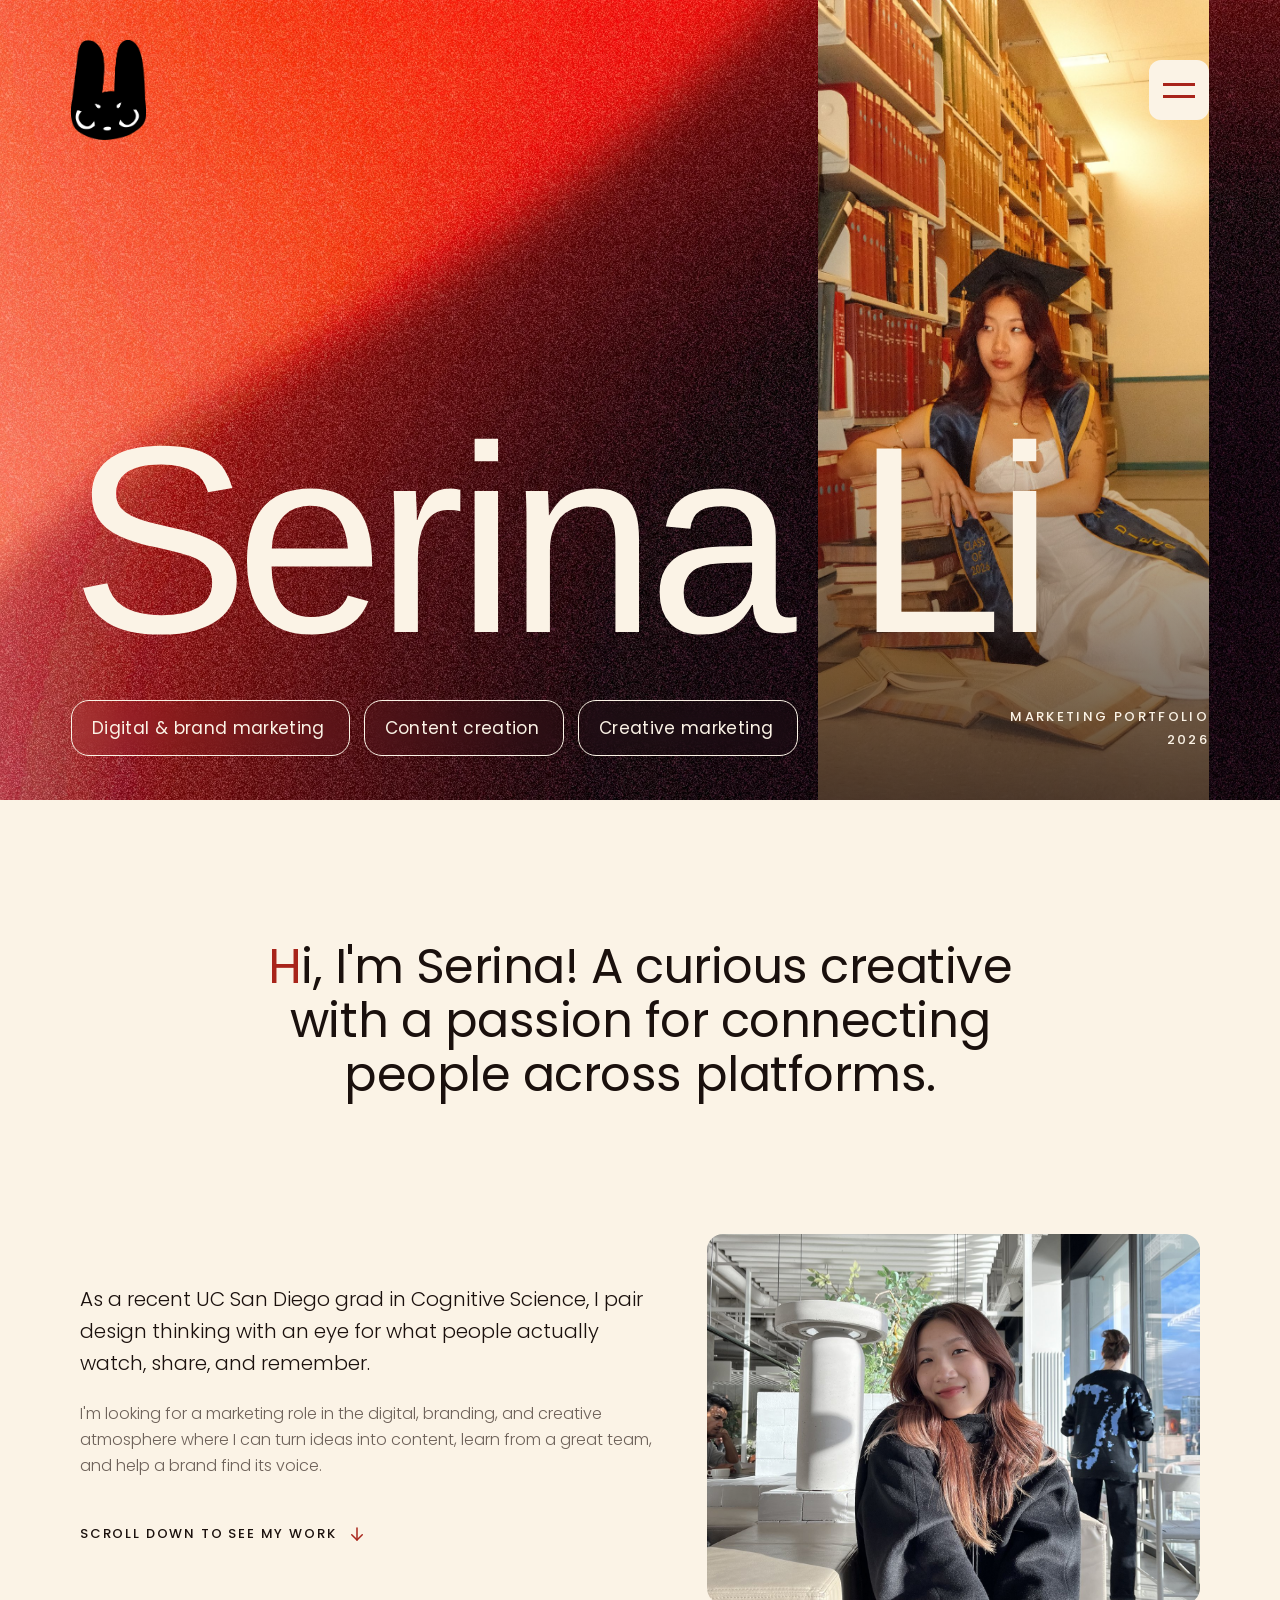
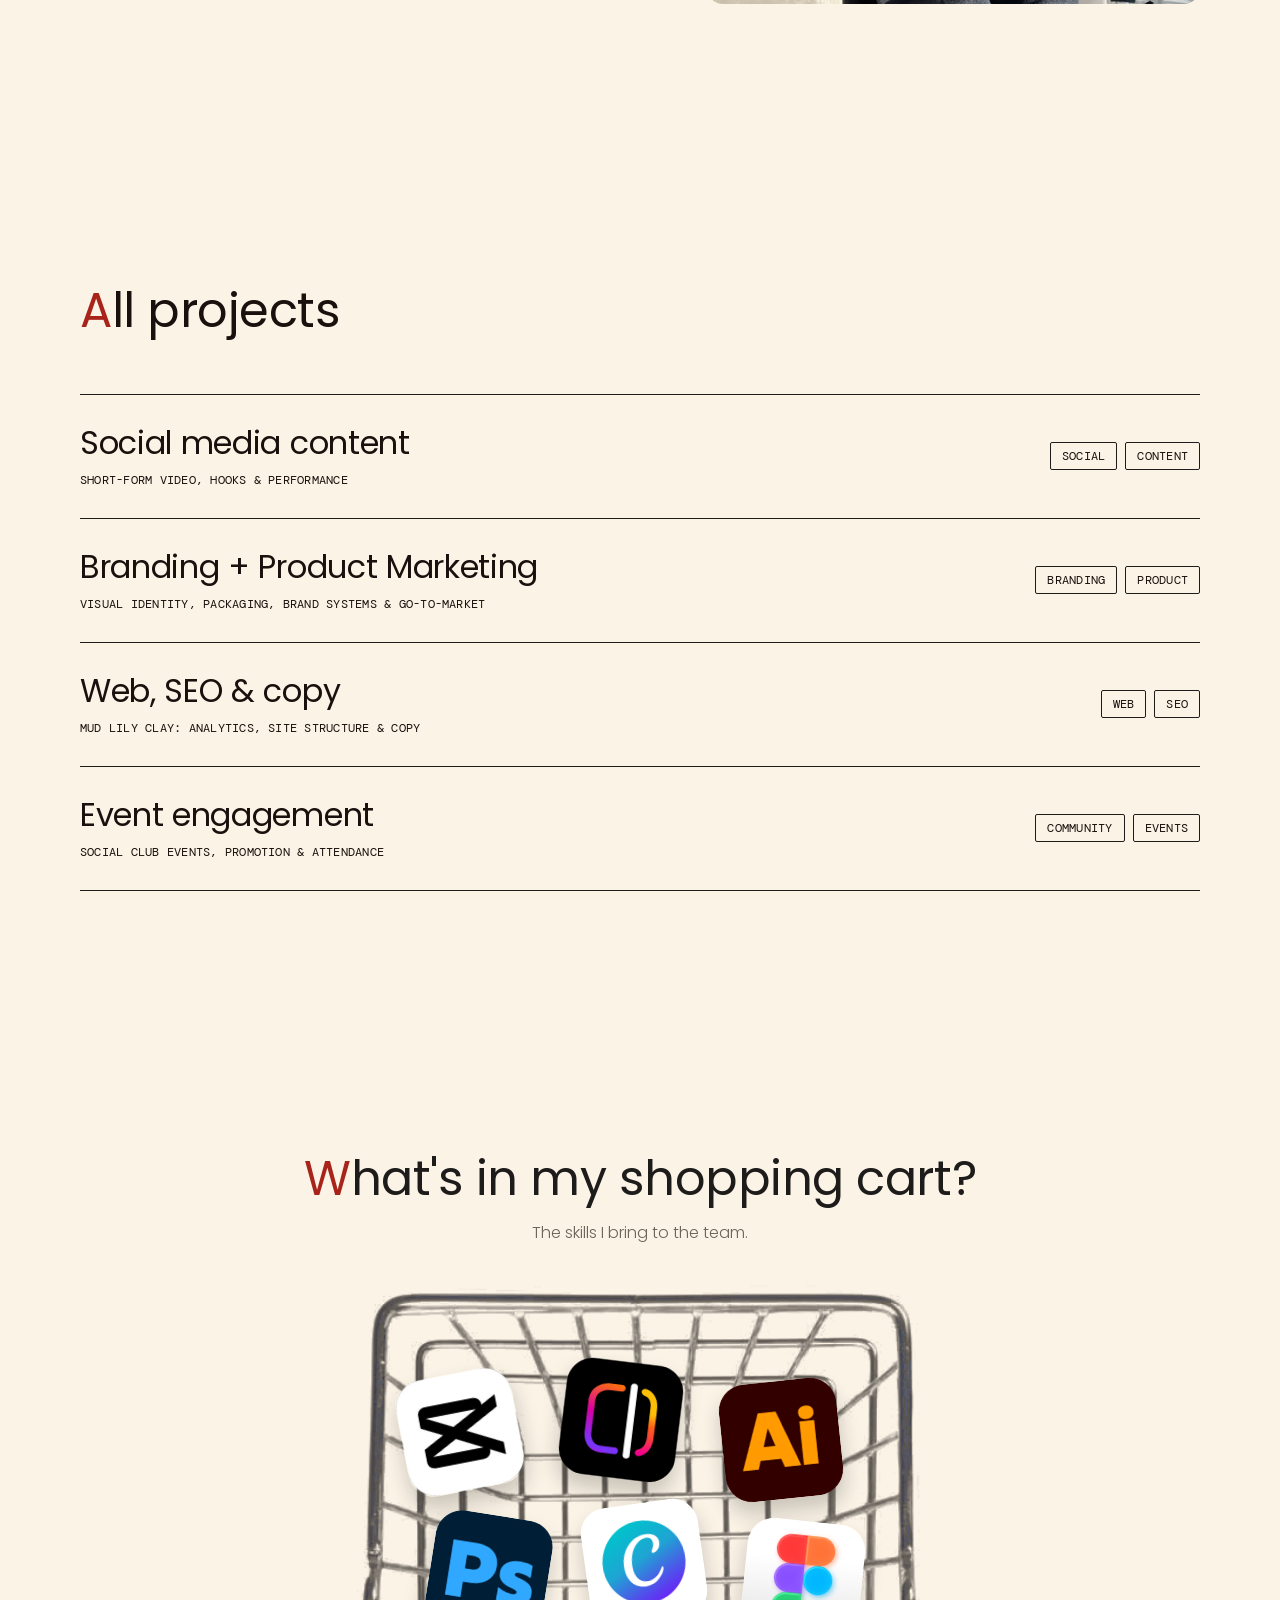
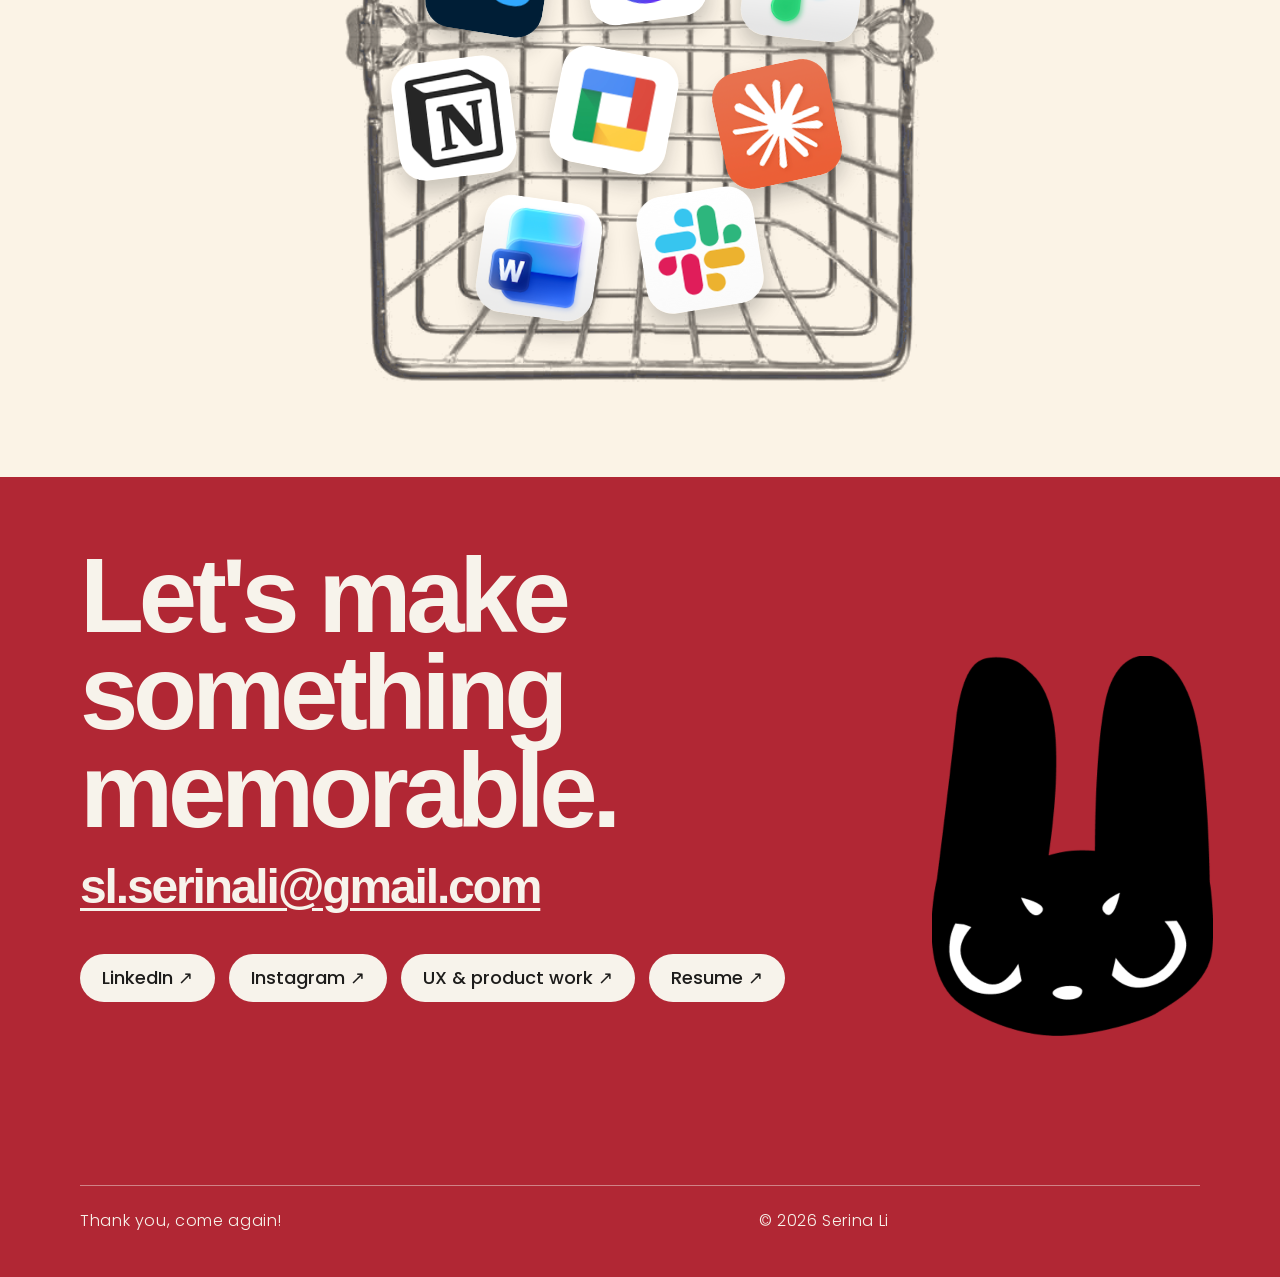
<file: index.html>
<!DOCTYPE html>

<html lang="en">
<head>
<meta charset="utf-8"/>
<meta content="width=device-width, initial-scale=1" name="viewport"/>
<title>Serina Li Portfolio</title>
<link href="assets/favicon.png" rel="icon" type="image/png"/>
<link href="https://fonts.googleapis.com/css2?family=Poppins:wght@300;400;500&amp;family=DM+Mono:wght@400;500&amp;display=swap" rel="stylesheet"/>
<style>
body{margin:0;background:#FDFAF5}
html{scroll-behavior:smooth}
a{color:inherit}
a.card{transition:transform .3s ease}
a.card:hover{transform:translateY(-8px)}
a.navlink:hover{background:rgba(251,243,230,.18)}
a.menulink{transition:color .15s cubic-bezier(.4,0,.2,1)}
a.menulink:hover{color:#E8574A !important}
a.menusocial{transition:color .15s cubic-bezier(.4,0,.2,1)}
a.menusocial:hover{color:#E8574A !important}
.workfill{transition:transform 0.5s cubic-bezier(0.22, 1, 0.36, 1) 0.04s}
.workfill.snap{transition:none}
@keyframes scrollbob{0%,100%{transform:translateY(-2px)}50%{transform:translateY(5px)}}
.scrollarrow{animation:scrollbob 1.4s ease-in-out infinite}
@media (prefers-reduced-motion: reduce){.scrollarrow{animation:none}}
.apptile{transform: rotate(var(--r)); transition: transform 0.8s cubic-bezier(0.34, 1.4, 0.64, 1) var(--d, 0s), opacity 0.25s ease-out var(--d, 0s);}
.cartarm .apptile{opacity: 0; transform: translateY(-420px) rotate(calc(var(--r) * 3)); transition: none;}
.cartarm.cartin .apptile{opacity: 1; transform: rotate(var(--r)); transition: transform 0.8s cubic-bezier(0.34, 1.4, 0.64, 1) var(--d, 0s), opacity 0.25s ease-out var(--d, 0s);}
@media (prefers-reduced-motion: reduce){.cartarm .apptile, .cartarm.cartin .apptile{transition: none; opacity: 1; transform: rotate(var(--r));}}
.flink{transition: color 0.3s ease;}
.flink:hover{color: #1D1C1B !important;}
.fpill{transition: background-color 0.3s ease, color 0.3s ease;}
.fpill:hover{background-color: #1D1C1B !important; color: #F7F3EB !important;}
.reveal{opacity:0;transform:translateY(36px);transition:opacity .9s cubic-bezier(.22,1,.36,1),transform .9s cubic-bezier(.22,1,.36,1)}
.reveal.revealed{opacity:1;transform:translateY(0)}
@media (prefers-reduced-motion: reduce){.reveal{transition:none;opacity:1;transform:none}}
</style>
<link rel="stylesheet" href="assets/css/responsive.css">
<script>(function(){function z(){var w=window.innerWidth;document.documentElement.style.setProperty("--z",w>1440?Math.min(w/1440,2).toFixed(4):"1");}z();window.addEventListener("resize",z);})();</script>
</head>
<body>
<div class="pg" id="top" style="width: 100%; box-sizing: border-box; display: flex; flex-direction: column; background: #FDFAF5; color: #1A100D; font-family: 'Poppins', 'Helvetica Neue', Helvetica, Arial, sans-serif; font-weight: 300;">
<!-- HERO -->
<!-- ABOUT -->
<header class="hero" style='position: relative; height: 900px; flex-shrink: 0; overflow: hidden; background: url("assets/012ee48a558e2464fd2363cdb83793f6.webp") center / cover no-repeat; color: #FBF3E6'>
<img alt="Serina Li in a graduation cap and sash, seated among library books" class="hero-photo" src="assets/d49929dfbb1e584321de20b1cd1cff2a.jpg" style="position: absolute; right: 80px; top: 0; width: 440px; height: 900px; object-fit: cover; object-position: 62% 40%; display: block;"/>
<div class="hero-shade" style="position: absolute; right: 80px; top: 0; width: 440px; height: 900px; background: linear-gradient(180deg, rgba(21, 8, 7, 0) 45%, rgba(21, 8, 7, 0.72) 100%);"></div>
<button aria-label="Close menu" class="menu-ov" id="menuOverlay" style="position: absolute; top: 0; left: 0; z-index: 99; width: 100%; height: 100%; padding: 0; border: 0; background: #1A0D0A; cursor: default; opacity: 0; visibility: hidden; transition: opacity 0.15s cubic-bezier(0.4, 0, 0.2, 1), visibility 0s linear 0.3s;" type="button"></button>
<div class="menu-panel" id="menuPanel" style="position: absolute; top: 0; right: 0; z-index: 200; width: 504px; height: 900px; box-sizing: border-box; padding: 96px 24px 40px; background: #1A0D0A; color: #FBF3E6; display: flex; flex-direction: column; justify-content: space-between; transform: translateX(100%); visibility: hidden; transition: transform 0.3s cubic-bezier(0.4, 0, 0.2, 1), visibility 0s linear 0.3s;">
<nav aria-label="Main menu" style="display: flex; flex-direction: column; gap: 8px;">
<a class="menulink menu-l" href="#top" style="font-family: 'Helvetica Neue', Helvetica, Arial, sans-serif; font-weight: 500; font-size: 80px; line-height: 1.05; letter-spacing: -0.02em; text-decoration: none; color: #FBF3E6; --fs: 80px">Home</a>
<a class="menulink menu-l" href="#about" style="font-family: 'Helvetica Neue', Helvetica, Arial, sans-serif; font-weight: 500; font-size: 80px; line-height: 1.05; letter-spacing: -0.02em; text-decoration: none; color: #FBF3E6; --fs: 80px">About</a>
<a class="menulink menu-l" href="#projects" style="font-family: 'Helvetica Neue', Helvetica, Arial, sans-serif; font-weight: 500; font-size: 80px; line-height: 1.05; letter-spacing: -0.02em; text-decoration: none; color: #FBF3E6; --fs: 80px">Projects</a>
<a class="menulink menu-l" href="#skills" style="font-family: 'Helvetica Neue', Helvetica, Arial, sans-serif; font-weight: 500; font-size: 80px; line-height: 1.05; letter-spacing: -0.02em; text-decoration: none; color: #FBF3E6; --fs: 80px">Skills</a>
</nav>
<div style="display: flex; gap: 24px; font-size: 12px; font-weight: 500; letter-spacing: 0.16em; text-transform: uppercase;">
<a class="menusocial" href="https://www.instagram.com/" style="padding: 14px 0; text-decoration: none; color: #FBF3E6;">Instagram</a>
<a class="menusocial" href="https://www.linkedin.com/" style="padding: 14px 0; text-decoration: none; color: #FBF3E6;">LinkedIn</a>
<a class="menusocial" href="https://serinali.work" style="padding: 14px 0; text-decoration: none; color: #FBF3E6;">UX Portfolio</a>
</div>
</div>
<div class="heroin" style="position: relative; height: 100%; box-sizing: border-box; padding: 36px 80px 44px; display: flex; flex-direction: column;">
<nav style="display: flex; justify-content: space-between; align-items: center;">
<a aria-label="Serina Li, back to top" href="#top" style="justify-self: start; display: flex; align-items: center; padding: 4px 0;"><img alt="Serina Li logo, a bunny head" src="assets/838f84b707a5a9f895f2e505fb25f0b1.png" style="display: block; height: 100px; width: 75px"/></a>
<button aria-expanded="false" aria-label="Toggle menu" id="menuButton" style="position: relative; z-index: 300; width: 60px; height: 60px; padding: 0; border: 0; border-radius: 12px; background: #FBF3E6; cursor: pointer; display: flex; align-items: center; justify-content: center; transition: background-color 0.3s ease-in-out; opacity: 1" type="button">
<span id="menuLine1" style="position: absolute; display: block; width: 32px; height: 3px; background: #A8241A; transform: translateY(-6px); transition: all 0.3s ease-in-out;"></span>
<span id="menuLine2" style="position: absolute; display: block; width: 32px; height: 3px; background: #A8241A; transform: translateY(6px); transition: all 0.3s ease-in-out;"></span>
</button>
</nav>
<div style="flex-grow: 1;"></div>
<div style="display: flex; justify-content: space-between; align-items: flex-end;">
<h1 class="hero-h1" style="margin: 0; font-family: 'Helvetica Neue', Helvetica, Arial, sans-serif; font-weight: 500; font-size: 300px; line-height: 0.82; letter-spacing: -0.03em; white-space: nowrap; color: #FBF3E6;"><span style="font-family: inherit; font-size: 1em; margin-right: -0.02em;">S</span>erina Li</h1>
</div><div class="hero-bottom" style="margin-top: 50px; display: flex; justify-content: space-between; align-items: center; opacity: 1"><div class="pills" style="display: flex; flex-direction: row; align-items: flex-start; gap: 50px;">
<div class="pill" style="display: inline-flex; align-items: center; gap: 16px; padding: 14px 24px 14px 20px; border-radius: 18px; backdrop-filter: blur(12px); border-style: solid; border-width: 1px; border-color: #fbf3e6"><span style="font-size: 17px; font-weight: 400; letter-spacing: 0.02em">Digital &amp; brand marketing</span></div>
<div class="pill" style="display: inline-flex; align-items: center; gap: 16px; padding: 14px 24px 14px 20px; border-radius: 18px; backdrop-filter: blur(12px); border-style: solid; border-width: 1px; border-color: #fbf3e6"><span style="font-size: 17px; font-weight: 400; letter-spacing: 0.02em">Content creation</span></div>
<div class="pill" style="display: inline-flex; align-items: center; gap: 16px; padding: 14px 24px 14px 20px; border-radius: 18px; backdrop-filter: blur(12px); border-style: solid; border-width: 1px; border-color: #fbf3e6"><span style="font-size: 17px; font-weight: 400; letter-spacing: 0.02em">Creative marketing</span></div>
</div>
<div class="hero-meta" style="text-align: right; font-size: 13px; font-weight: 500; letter-spacing: 0.18em; text-transform: uppercase; line-height: 1.8;">Marketing portfolio<br/>2026</div>
</div>
</div>
</header>
<!-- PROJECTS -->
<section class="s-about" id="about" style="min-height: 944px; flex-shrink: 0; box-sizing: border-box; padding: 140px 80px; display: flex; flex-direction: column; align-items: center; justify-content: space-between; background-color: #fbf3e6">
<h2 class="reveal s-h2" style="margin: 0; max-width: 800px; text-align: center; font-family: 'Poppins', 'Helvetica Neue', Helvetica, Arial, sans-serif; font-weight: 400; font-size: 48px; line-height: 1.12; letter-spacing: -0.01em; text-wrap: balance; width: 903px; --fs: 48px"><span style="font-family: inherit; font-size: 1em; color: rgb(168, 36, 26)">H</span>i, I'm Serina! A curious creative with a passion for connecting people across platforms.</h2>
<div class="about-row" style="width: 100%; box-sizing: border-box; padding: 0 68px; display: flex; justify-content: space-between; align-items: center; gap: 64px;">
<div class="reveal about-text" style="width: 500px; flex-shrink: 0; display: flex; flex-direction: column; gap: 22px;">
<p style="margin: 0; font-size: 20px; line-height: 1.6; color: #1A100D; text-wrap: pretty;">As a recent UC San Diego grad in Cognitive Science, I pair design thinking with an eye for what people actually watch, share, and remember.</p>
<p style="margin: 0; font-size: 16px; line-height: 1.65; color: #6E625A; text-wrap: pretty;">I'm looking for a marketing role in the digital, branding, and creative atmosphere where I can turn ideas into content, learn from a great team, and help a brand find its voice.</p>
<a href="#projects" style="align-self: flex-start; display: inline-flex; align-items: center; gap: 12px; margin-top: 10px; padding: 12px 0; text-decoration: none; color: #1A100D; font-size: 13px; font-weight: 500; letter-spacing: 0.14em; text-transform: uppercase"><span>SCROLL DOWN TO SEE MY WORK</span><svg aria-hidden="true" class="scrollarrow" fill="none" height="18" stroke="#A8241A" stroke-linecap="round" stroke-linejoin="round" stroke-width="2" viewbox="0 0 24 24" width="18"><path d="M12 4v16"></path><path d="M5 13l7 7 7-7"></path></svg></a>
</div>
<img alt="Serina Li smiling in a bright, sunlit cafe" class="reveal about-img" src="assets/ea4e1e98ab443cfdf9b8417f3a43e05c.jpg" style="width: 560px; height: 420px; flex-shrink: 0; border-radius: 16px; object-fit: cover; object-position: 50% 50.5304%; display: block; transition-delay: .12s"/>
</div>
</section><section class="s-projects" id="projects" style="min-height: 888px; flex-shrink: 0; box-sizing: border-box; padding: 140px 80px; display: flex; flex-direction: column; gap: 56px; background-color: #fbf3e6">
<h2 class="reveal s-h2" style="margin: 0; text-align: left; font-family: 'Poppins', 'Helvetica Neue', Helvetica, Arial, sans-serif; font-weight: 400; font-size: 48px; line-height: 1.12; letter-spacing: -0.01em; --fs: 48px"><span style="font-family: inherit; font-size: 1em; color: #A8241A;">A</span>ll projects</h2>
<div id="worklist" style="position: relative; display: flex; flex-direction: column; border-bottom: 1px solid #1D1C1B;">
<a class="reveal wrow" data-row="0" href="project1.html" style="position: relative; z-index: 1; overflow: hidden; display: flex; height: 124px; box-sizing: border-box; border-top: 1px solid #1D1C1B; justify-content: space-between; align-items: center; text-decoration: none; color: #1A100D; transition-delay: 0s">
<div class="workfill" data-row="0" style="position: absolute; top: 0; left: 0; z-index: 0; width: 100%; height: 100%; background: #FFAE99; pointer-events: none; transform: translateY(-101%);"></div>
<div data-row="0" style="position: relative; z-index: 1; display: flex; flex-direction: column; gap: 10px; transform: translateX(0px); transition: transform 0.3s ease-out;"><h3 class="wrow-t" style="margin: 0; font-family: 'Poppins', 'Helvetica Neue', Helvetica, Arial, sans-serif; font-weight: 400; font-size: 32px; line-height: 1.15; letter-spacing: -0.01em; --fs: 32px">Social media content</h3><span style="font-family: 'DM Mono', ui-monospace, Menlo, monospace; font-weight: 400; font-size: 12px; letter-spacing: 0.02em; text-transform: uppercase;">Short-form video, hooks &amp; performance</span></div>
<div style="position: relative; z-index: 1; display: flex; gap: 8px; align-items: center;"><span style="border: 1px solid #1D1C1B; padding: 7px 11px; border-radius: 2px; font-family: 'DM Mono', ui-monospace, Menlo, monospace; font-weight: 400; font-size: 12px; line-height: 1; letter-spacing: 0.02em; text-transform: uppercase;">social</span><span style="border: 1px solid #1D1C1B; padding: 7px 11px; border-radius: 2px; font-family: 'DM Mono', ui-monospace, Menlo, monospace; font-weight: 400; font-size: 12px; line-height: 1; letter-spacing: 0.02em; text-transform: uppercase;">content</span></div>
</a>
<a class="reveal wrow" data-row="1" href="project2.html" style="position: relative; z-index: 1; overflow: hidden; display: flex; height: 124px; box-sizing: border-box; border-top: 1px solid #1D1C1B; justify-content: space-between; align-items: center; text-decoration: none; color: #1A100D; transition-delay: .08s">
<div class="workfill" data-row="1" style="position: absolute; top: 0; left: 0; z-index: 0; width: 100%; height: 100%; background: #FFAE99; pointer-events: none; transform: translateY(-101%);"></div>
<div data-row="1" style="position: relative; z-index: 1; display: flex; flex-direction: column; gap: 10px; transform: translateX(0px); transition: transform 0.3s ease-out;"><h3 class="wrow-t" style="margin: 0; font-family: 'Poppins', 'Helvetica Neue', Helvetica, Arial, sans-serif; font-weight: 400; font-size: 32px; line-height: 1.15; letter-spacing: -0.01em; --fs: 32px">Branding + Product Marketing</h3><span style="font-family: 'DM Mono', ui-monospace, Menlo, monospace; font-weight: 400; font-size: 12px; letter-spacing: 0.02em; text-transform: uppercase;">Visual identity, packaging, brand systems &amp; go-to-market</span></div>
<div style="position: relative; z-index: 1; display: flex; gap: 8px; align-items: center;"><span style="border: 1px solid #1D1C1B; padding: 7px 11px; border-radius: 2px; font-family: 'DM Mono', ui-monospace, Menlo, monospace; font-weight: 400; font-size: 12px; line-height: 1; letter-spacing: 0.02em; text-transform: uppercase;">branding</span><span style="border: 1px solid #1D1C1B; padding: 7px 11px; border-radius: 2px; font-family: 'DM Mono', ui-monospace, Menlo, monospace; font-weight: 400; font-size: 12px; line-height: 1; letter-spacing: 0.02em; text-transform: uppercase;">product</span></div>
</a>
<a class="reveal wrow" data-row="2" href="project3.html" style="position: relative; z-index: 1; overflow: hidden; display: flex; height: 124px; box-sizing: border-box; border-top: 1px solid #1D1C1B; justify-content: space-between; align-items: center; text-decoration: none; color: #1A100D; transition-delay: .16s">
<div class="workfill" data-row="2" style="position: absolute; top: 0; left: 0; z-index: 0; width: 100%; height: 100%; background: #FFAE99; pointer-events: none; transform: translateY(-101%);"></div>
<div data-row="2" style="position: relative; z-index: 1; display: flex; flex-direction: column; gap: 10px; transform: translateX(0px); transition: transform 0.3s ease-out;"><h3 class="wrow-t" style="margin: 0; font-family: 'Poppins', 'Helvetica Neue', Helvetica, Arial, sans-serif; font-weight: 400; font-size: 32px; line-height: 1.15; letter-spacing: -0.01em; --fs: 32px">Web, SEO &amp; copy</h3><span style="font-family: 'DM Mono', ui-monospace, Menlo, monospace; font-weight: 400; font-size: 12px; letter-spacing: 0.02em; text-transform: uppercase;">Mud Lily Clay: analytics, site structure &amp; copy</span></div>
<div style="position: relative; z-index: 1; display: flex; gap: 8px; align-items: center;"><span style="border: 1px solid #1D1C1B; padding: 7px 11px; border-radius: 2px; font-family: 'DM Mono', ui-monospace, Menlo, monospace; font-weight: 400; font-size: 12px; line-height: 1; letter-spacing: 0.02em; text-transform: uppercase;">web</span><span style="border: 1px solid #1D1C1B; padding: 7px 11px; border-radius: 2px; font-family: 'DM Mono', ui-monospace, Menlo, monospace; font-weight: 400; font-size: 12px; line-height: 1; letter-spacing: 0.02em; text-transform: uppercase;">seo</span></div>
</a>
<a class="reveal wrow" data-row="3" href="project4.html" style="position: relative; z-index: 1; overflow: hidden; display: flex; height: 124px; box-sizing: border-box; border-top: 1px solid #1D1C1B; justify-content: space-between; align-items: center; text-decoration: none; color: #1A100D; transition-delay: .24s">
<div class="workfill" data-row="3" style="position: absolute; top: 0; left: 0; z-index: 0; width: 100%; height: 100%; background: #FFAE99; pointer-events: none; transform: translateY(-101%);"></div>
<div data-row="3" style="position: relative; z-index: 1; display: flex; flex-direction: column; gap: 10px; transform: translateX(0px); transition: transform 0.3s ease-out;"><h3 class="wrow-t" style="margin: 0; font-family: 'Poppins', 'Helvetica Neue', Helvetica, Arial, sans-serif; font-weight: 400; font-size: 32px; line-height: 1.15; letter-spacing: -0.01em; --fs: 32px">Event engagement</h3><span style="font-family: 'DM Mono', ui-monospace, Menlo, monospace; font-weight: 400; font-size: 12px; letter-spacing: 0.02em; text-transform: uppercase;">SOCIAL CLUB EVENTS, PROMOTION &amp; ATTENDANCE</span></div>
<div style="position: relative; z-index: 1; display: flex; gap: 8px; align-items: center;"><span style="border: 1px solid #1D1C1B; padding: 7px 11px; border-radius: 2px; font-family: 'DM Mono', ui-monospace, Menlo, monospace; font-weight: 400; font-size: 12px; line-height: 1; letter-spacing: 0.02em; text-transform: uppercase;">community</span><span style="border: 1px solid #1D1C1B; padding: 7px 11px; border-radius: 2px; font-family: 'DM Mono', ui-monospace, Menlo, monospace; font-weight: 400; font-size: 12px; line-height: 1; letter-spacing: 0.02em; text-transform: uppercase;">events</span></div>
</a>
<div class="thumb" id="thumb0" style="position: absolute; left: 54.6875%; top: -63px; z-index: 5; width: 380px; height: 250px; box-sizing: border-box; padding: 0; border-radius: 6px; background: #F6F2EB; overflow: hidden; color: #FBF3E6; display: flex; align-items: flex-end; pointer-events: none; font-family: 'DM Mono', ui-monospace, Menlo, monospace; font-size: 11px; letter-spacing: 0.06em; text-transform: uppercase; opacity: 0; transform: translate(0px, 0px); will-change: transform; transition: transform 0.6s cubic-bezier(0.22, 1, 0.36, 1), opacity 0.3s ease-out;"><img alt="Grid of six Instagram Reels: day-in-my-life San Francisco, 9 days in Taiwan, Chicago night out, and more" src="assets/cba705ae6688976ec3b40a85c9b44e01.jpg" style="position: absolute; left: 0; top: 0; width: 100%; height: 100%; object-fit: contain; object-position: 50% 50%; display: block;"/></div>
<div class="thumb" id="thumb1" style="position: absolute; left: 54.6875%; top: 61px; z-index: 5; width: 380px; height: 250px; box-sizing: border-box; padding: 0; border-radius: 6px; background: #B9825A; overflow: hidden; color: #FBF3E6; display: flex; align-items: flex-end; pointer-events: none; font-family: 'DM Mono', ui-monospace, Menlo, monospace; font-size: 11px; letter-spacing: 0.06em; text-transform: uppercase; opacity: 0; transform: translate(0px, 0px); will-change: transform; transition: transform 0.6s cubic-bezier(0.22, 1, 0.36, 1), opacity 0.3s ease-out;"><img alt="Seaweed supplement bottle mockup" src="assets/3cc02b9ddcca9aacbe42ff534014a459.jpg" style="position: absolute; left: 0; top: 0; width: 100%; height: 100%; object-fit: cover; object-position: 50% 50%; display: block;"/></div>
<div class="thumb" id="thumb2" style="position: absolute; left: 54.6875%; top: 185px; z-index: 5; width: 380px; height: 250px; box-sizing: border-box; padding: 0; border-radius: 6px; background: #F4EFE6; overflow: hidden; color: #FBF3E6; display: flex; align-items: flex-end; pointer-events: none; font-family: 'DM Mono', ui-monospace, Menlo, monospace; font-size: 11px; letter-spacing: 0.06em; text-transform: uppercase; opacity: 0; transform: translate(0px, 0px); will-change: transform; transition: transform 0.6s cubic-bezier(0.22, 1, 0.36, 1), opacity 0.3s ease-out;"><img alt="Mud Lily Clay homepage before and after" src="assets/b44d9c470ccd1fe5098cd1a779c7a6dc.jpg" style="position: absolute; left: 0; top: 0; width: 100%; height: 100%; object-fit: cover; object-position: 50% 0%; display: block;"/></div>
<div class="thumb" id="thumb3" style="position: absolute; left: 54.6875%; top: 309px; z-index: 5; width: 380px; height: 250px; box-sizing: border-box; padding: 0; border-radius: 6px; background: #4A1610; overflow: hidden; color: #FBF3E6; display: flex; align-items: flex-end; pointer-events: none; font-family: 'DM Mono', ui-monospace, Menlo, monospace; font-size: 11px; letter-spacing: 0.06em; text-transform: uppercase; opacity: 0; transform: translate(0px, 0px); will-change: transform; transition: transform 0.6s cubic-bezier(0.22, 1, 0.36, 1), opacity 0.3s ease-out;"><img alt="Community Sessions event flyer, Cornerstone Consulting Club at UCSD" src="assets/cec131238fb4672390869ff1b650ae39.png" style="position: absolute; left: 0; top: 0; width: 100%; height: 100%; object-fit: cover; object-position: 50% 50%; display: block;"/></div>
</div>
</section>
<!-- SKILLS -->
<section class="s-skills" id="skills" style="min-height: 1040px; flex-shrink: 0; box-sizing: border-box; padding: 120px 80px 80px; background-color: #fbf3e6; color: #1D1C1B; display: flex; flex-direction: column; align-items: center; justify-content: flex-start; gap: 32px;">
<div style="width: 100%; flex-shrink: 0; display: flex; flex-direction: column; align-items: center; gap: 40px; justify-content: center">
<div class="reveal" style="display: flex; flex-direction: column; align-items: center; gap: 14px; text-align: center; justify-content: flex-start">
<h2 class="s-h2" style="margin: 0; font-family: 'Poppins', 'Helvetica Neue', Helvetica, Arial, sans-serif; font-weight: 400; font-size: 48px; line-height: 1.12; letter-spacing: -0.01em; --fs: 48px"><span style="font-family: inherit; font-size: 1em; color: rgb(168, 36, 26)">W</span>hat's in my shopping cart?</h2>
<div style="font-size: 16px; color: #6E625A;">The skills I bring to the team.</div>
</div>
</div>
<div class="" id="cart" style="position: relative; width: 621px; max-width: 100%; aspect-ratio: 621 / 720; flex-shrink: 0;">
<img alt="" src="assets/04f26e0806eddbf1fadc6e3cc5ef4c2e.png" style="position: absolute; left: 0; top: 0; width: 100%; height: 100%; z-index: 1; pointer-events: none;"/>
<img alt="CapCut" class="apptile" src="assets/bf406ab140b374eaf30fb40649f10f91.png" style="--d: 1.14s; --r: -11deg; position: absolute; left: 11.5942%; top: 13.3333%; z-index: 2; width: 19.0016%; aspect-ratio: 1 / 1; border-radius: 22%; box-shadow: 0 12px 20px rgba(29, 28, 27, 0.22);"/>
<img alt="Instagram Edits" class="apptile" src="assets/366263a8b97de6863f50e76f79e6a056.png" style="--d: 1.27s; --r: 7deg; position: absolute; left: 37.3591%; top: 11.6667%; z-index: 3; width: 19.0016%; aspect-ratio: 1 / 1; border-radius: 22%; box-shadow: 0 12px 20px rgba(29, 28, 27, 0.22);"/>
<img alt="Illustrator" class="apptile" src="assets/7544809ebeadf2437ed88348fe911631.png" style="--d: 1.4s; --r: -6deg; position: absolute; left: 63.1240%; top: 14.4444%; z-index: 4; width: 19.0016%; aspect-ratio: 1 / 1; border-radius: 22%; box-shadow: 0 12px 20px rgba(29, 28, 27, 0.22);"/>
<img alt="Photoshop" class="apptile" src="assets/59b3ef86f013b3972dfe9b787eff52a0.png" style="--d: 0.75s; --r: 9deg; position: absolute; left: 16.1031%; top: 33.0556%; z-index: 5; width: 19.0016%; aspect-ratio: 1 / 1; border-radius: 22%; box-shadow: 0 12px 20px rgba(29, 28, 27, 0.22);"/>
<img alt="Canva" class="apptile" src="assets/adf738d230b4fa8a1711a1744f22cb10.png" style="--d: 0.88s; --r: -8deg; position: absolute; left: 41.2238%; top: 31.3889%; z-index: 6; width: 19.0016%; aspect-ratio: 1 / 1; border-radius: 22%; box-shadow: 0 12px 20px rgba(29, 28, 27, 0.22);"/>
<img alt="Figma" class="apptile" src="assets/5d86c8bd6f640c18443fd5991ca1c5f6.png" style="--d: 1.01s; --r: 6deg; position: absolute; left: 66.6667%; top: 33.8889%; z-index: 7; width: 19.0016%; aspect-ratio: 1 / 1; border-radius: 22%; box-shadow: 0 12px 20px rgba(29, 28, 27, 0.22);"/>
<img alt="Notion" class="apptile" src="assets/ffc6582f78e3ddb8b21d675e421ad6b7.png" style="--d: 0.36s; --r: -7deg; position: absolute; left: 10.6280%; top: 53.0556%; z-index: 8; width: 19.0016%; aspect-ratio: 1 / 1; border-radius: 22%; box-shadow: 0 12px 20px rgba(29, 28, 27, 0.22);"/>
<img alt="Google Workspace" class="apptile" src="assets/5f39ed866dd55e2bc8cd7c0dea546668.png" style="--d: 0.49s; --r: 11deg; position: absolute; left: 36.3929%; top: 51.9444%; z-index: 9; width: 19.0016%; aspect-ratio: 1 / 1; border-radius: 22%; box-shadow: 0 12px 20px rgba(29, 28, 27, 0.22);"/>
<img alt="Claude" class="apptile" src="assets/7781098f6410b48b2a3d47d45d459511.png" style="--d: 0.62s; --r: -12deg; position: absolute; left: 62.4799%; top: 53.8889%; z-index: 10; width: 19.0016%; aspect-ratio: 1 / 1; border-radius: 22%; box-shadow: 0 12px 20px rgba(29, 28, 27, 0.22);"/>
<img alt="Microsoft Word" class="apptile" src="assets/29abd300e9faaf9ba45008fe41001636.png" style="--d: 0.1s; --r: 8deg; position: absolute; left: 24.1546%; top: 72.5000%; z-index: 11; width: 19.0016%; aspect-ratio: 1 / 1; border-radius: 22%; box-shadow: 0 12px 20px rgba(29, 28, 27, 0.22);"/>
<img alt="Slack" class="apptile" src="assets/cc6e3f2cbe56ead301f14fa64177ba2e.png" style="--d: 0.23s; --r: -9deg; position: absolute; left: 50.2415%; top: 71.3889%; z-index: 12; width: 19.0016%; aspect-ratio: 1 / 1; border-radius: 22%; box-shadow: 0 12px 20px rgba(29, 28, 27, 0.22);"/>
</div>
</section>
<!-- FOOTER / CONTACT -->
<footer class="footer" id="contact" style="position: relative; height: 800px; flex-shrink: 0; overflow: hidden; background-color: #B12734; color: #F7F3EB;">
<div class="f-in" style="position: relative; z-index: 2; height: 100%; box-sizing: border-box; padding: 70px 80px 44px; display: flex; flex-direction: column; justify-content: space-between;">
<div class="reveal f-top" style="display: flex; flex-direction: column; align-items: flex-start; gap: 22px; position: relative">
<h2 class="f-h2" style="margin: 0; max-width: 900px; font-family: 'Helvetica Neue', Helvetica, Arial, sans-serif; font-weight: 700; font-size: 118px; line-height: 0.93; letter-spacing: -0.05em; color: #F7F3EB; --fs: 118px">Let's make something memorable.</h2>
<a class="flink f-mail" href="mailto:sl.serinali@gmail.com" style="font-family: 'Helvetica Neue', Helvetica, Arial, sans-serif; font-weight: 600; font-size: 54px; line-height: 1.1; letter-spacing: -0.045em; color: #F7F3EB; text-decoration: underline; text-decoration-thickness: 3px; text-underline-offset: 5px; --fs: 54px">sl.serinali@gmail.com</a>
<div class="f-pills" style="display: flex; gap: 14px; margin-top: 18px;"><a class="fpill" href="https://www.linkedin.com/" style="font-family: 'Poppins', 'Helvetica Neue', Helvetica, Arial, sans-serif; display: inline-flex; align-items: center; padding: 13px 22px; border-radius: 999px; background: #F7F3EB; color: #1D1C1B; font-weight: 500; font-size: 18px; line-height: 1.2; text-decoration: none;">LinkedIn ↗</a><a class="fpill" href="https://www.instagram.com/" style="font-family: 'Poppins', 'Helvetica Neue', Helvetica, Arial, sans-serif; display: inline-flex; align-items: center; padding: 13px 22px; border-radius: 999px; background: #F7F3EB; color: #1D1C1B; font-weight: 500; font-size: 18px; line-height: 1.2; text-decoration: none;">Instagram ↗</a><a class="fpill" href="https://serinali.work" style="font-family: 'Poppins', 'Helvetica Neue', Helvetica, Arial, sans-serif; display: inline-flex; align-items: center; padding: 13px 22px; border-radius: 999px; background: #F7F3EB; color: #1D1C1B; font-weight: 500; font-size: 18px; line-height: 1.2; text-decoration: none;">UX &amp; product work ↗</a><a class="fpill" href="#contact" style="font-family: 'Poppins', 'Helvetica Neue', Helvetica, Arial, sans-serif; display: inline-flex; align-items: center; padding: 13px 22px; border-radius: 999px; background: #F7F3EB; color: #1D1C1B; font-weight: 500; font-size: 18px; line-height: 1.2; text-decoration: none;">Resume ↗</a></div>
<div id="bunnyWrap" style="position: absolute; z-index: 3; left: calc(var(--u) * 72.8 - 80px); top: calc(var(--u) * 8.5); width: calc(var(--u) * 22); aspect-ratio: 317 / 428; pointer-events: none; transform: translate(0px, 0px) rotate(0deg); transition: transform 0.5s ease-out;"><canvas height="988" id="bunnycv" style="position: absolute; left: 0; top: 0; width: 100%; height: 100%; display: block;" width="732"></canvas></div></div>
<div class="f-bot" style="display: flex; justify-content: space-between; align-items: center; border-top: 1px solid rgba(247, 243, 235, 0.45); padding-top: 22px; font-family: 'Poppins', 'Helvetica Neue', Helvetica, Arial, sans-serif; font-weight: 300; font-size: 16px; letter-spacing: 0.04em; color: #F7F3EB;">
<span>Thank you, come again!</span>
<span class="f-copy" style="margin-right: 350px;">© 2026 Serina Li</span>
</div>
</div>
</footer>
</div>
<script defer="" src="assets/js/main.js"></script>
</body>
</html>
</file>
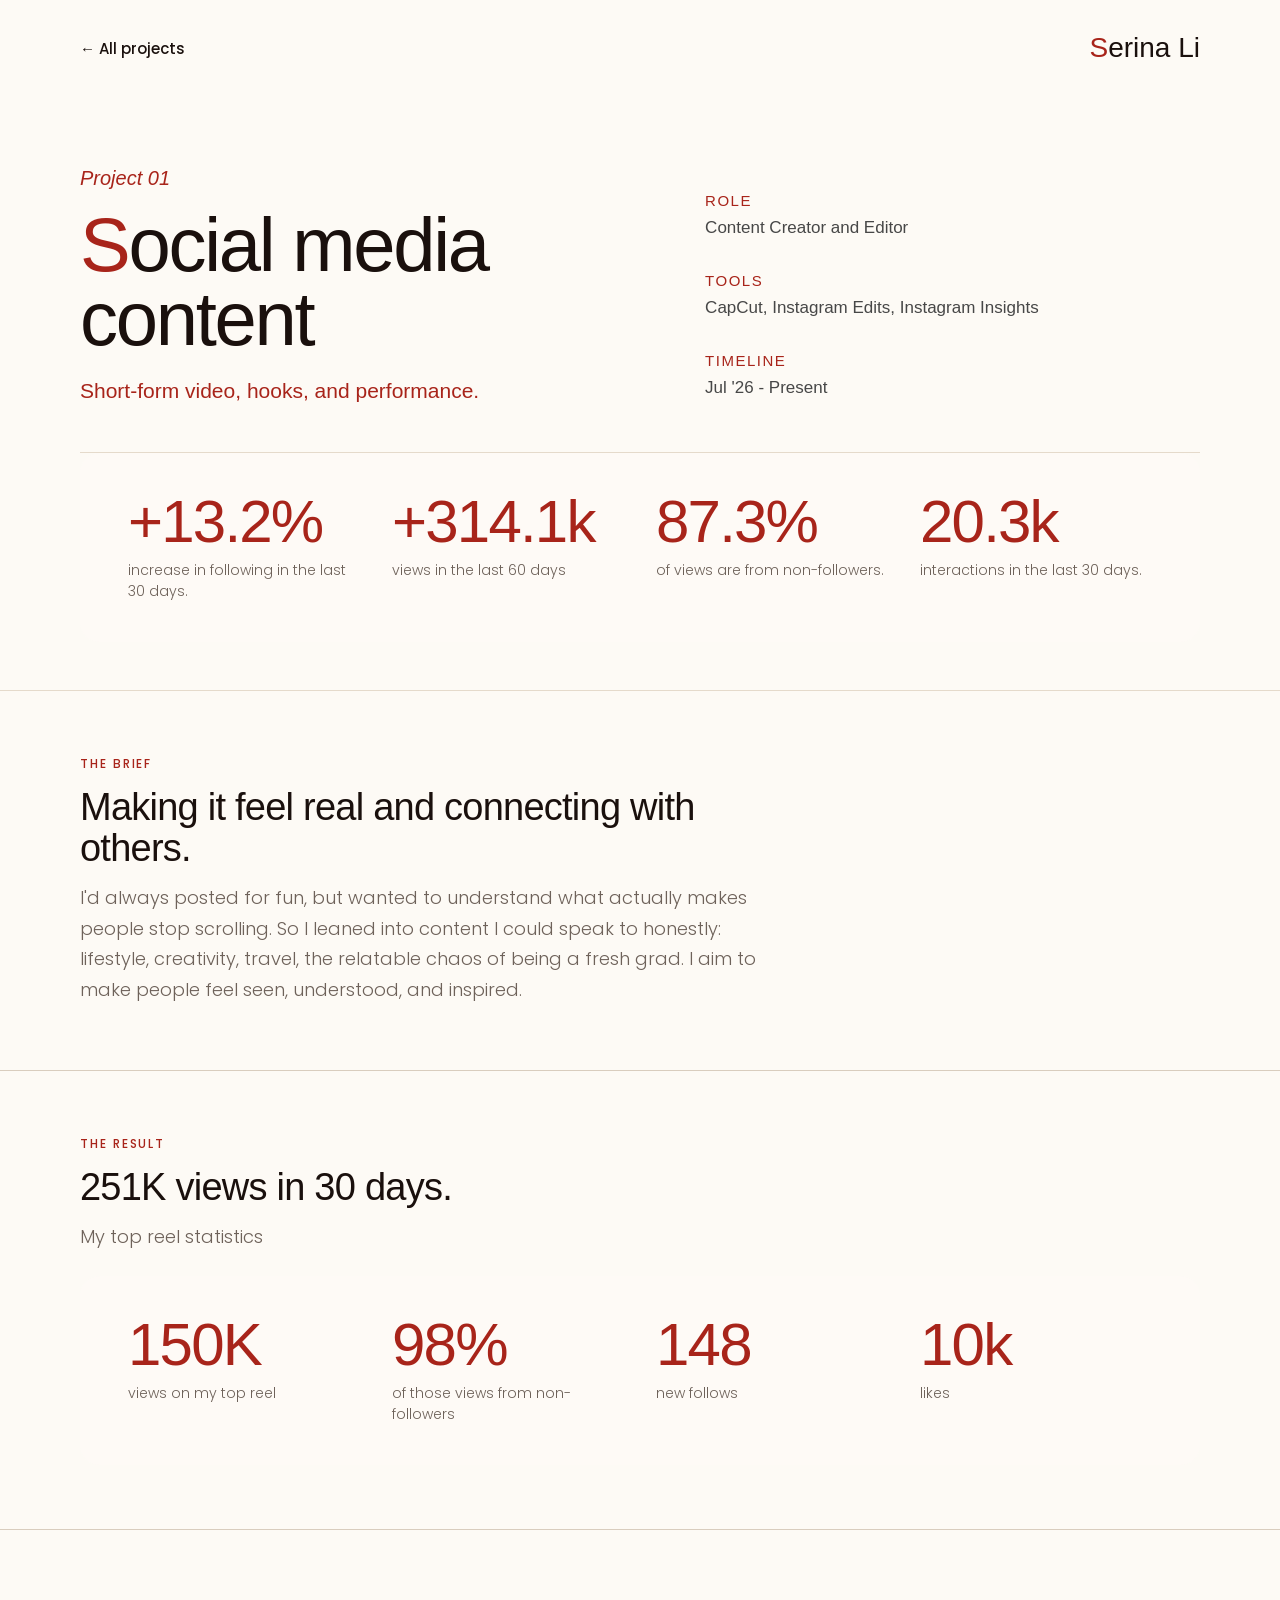
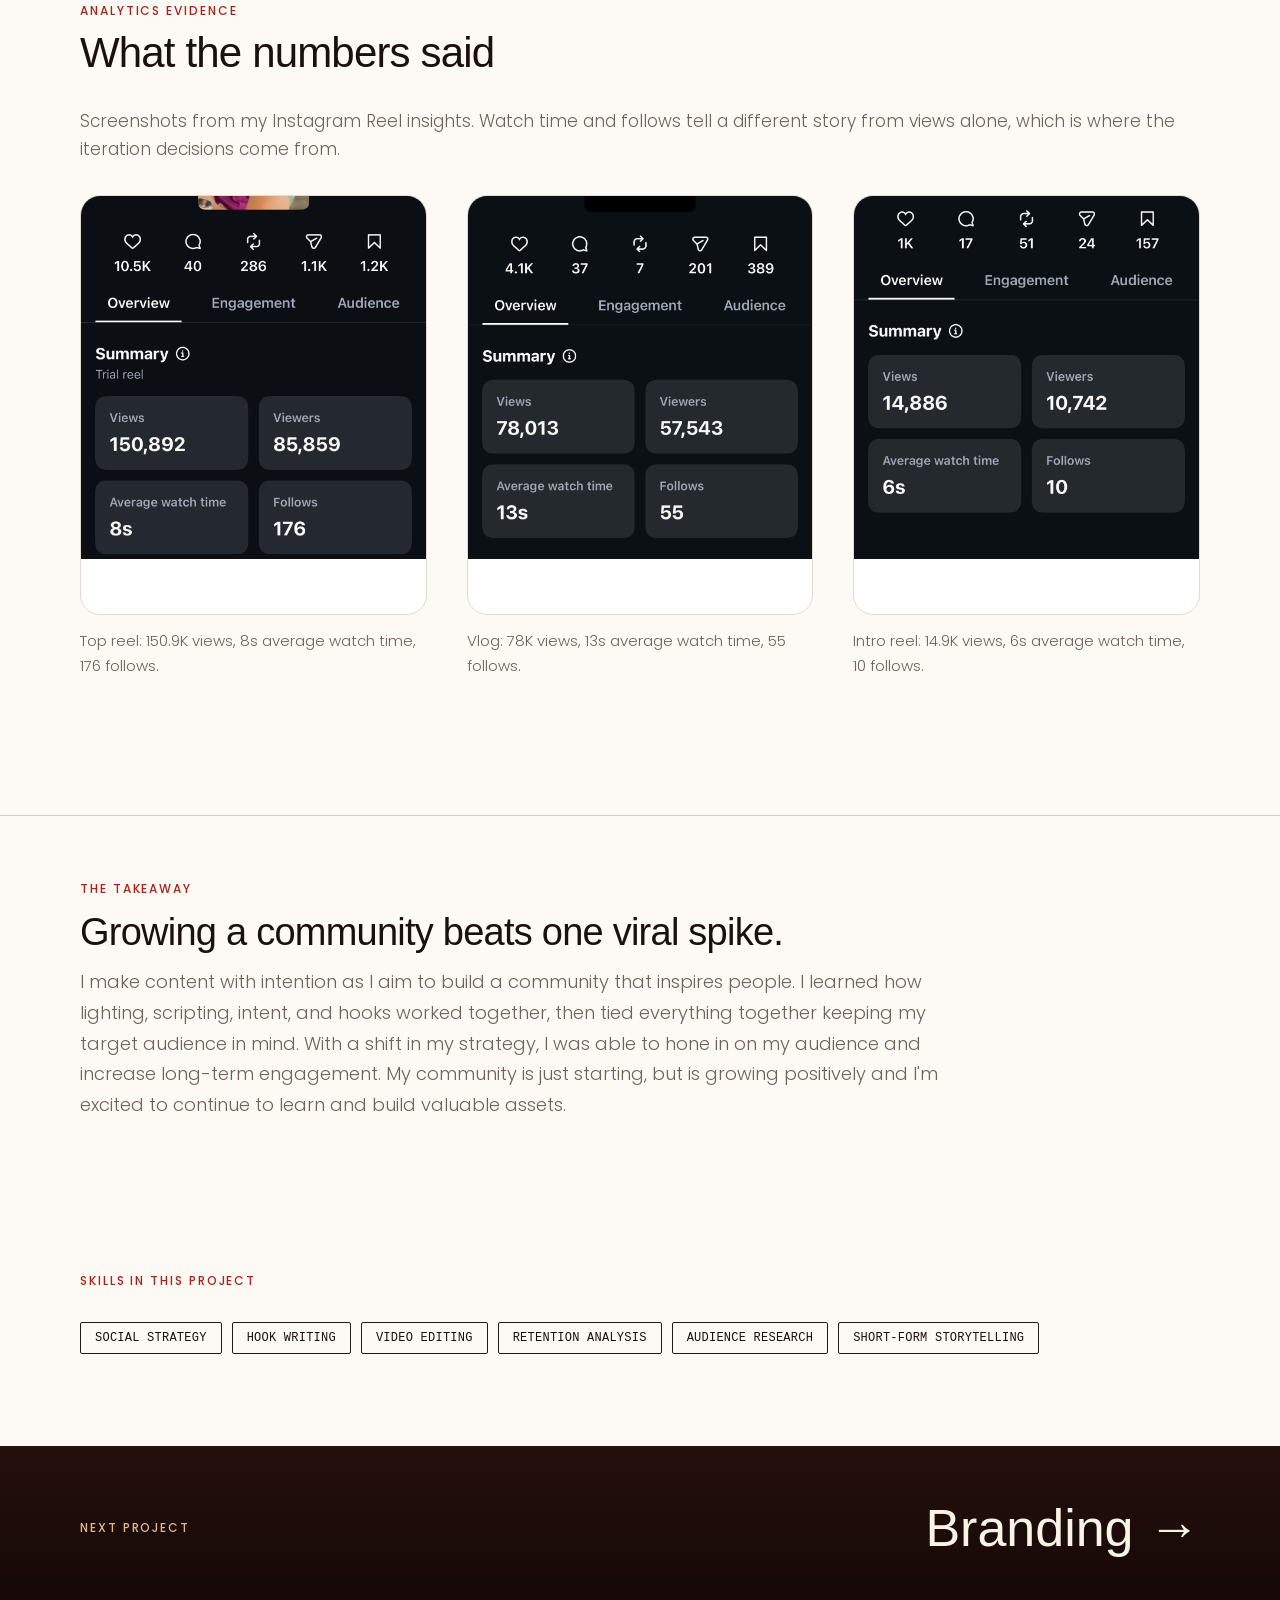
<file: project1.html>
<!DOCTYPE html>

<html lang="en">
<head>
<meta charset="utf-8"/>
<meta content="width=device-width, initial-scale=1" name="viewport"/>
<title>Social media content</title>
<link href="assets/favicon.png" rel="icon" type="image/png"/>
<link href="https://fonts.googleapis.com/css2?family=Poppins:wght@300;400;500&amp;display=swap" rel="stylesheet"/>
<style>
body{margin:0;background:#FDFAF5}
a{color:inherit}
</style>
<link rel="stylesheet" href="assets/css/responsive.css">
<script>(function(){function z(){var w=window.innerWidth;document.documentElement.style.setProperty("--z",w>1440?Math.min(w/1440,2).toFixed(4):"1");}z();window.addEventListener("resize",z);})();</script>
</head>
<body>
<div class="pg" style="width: 100%; box-sizing: border-box; display: flex; flex-direction: column; background: #FDFAF5; color: #1A100D; font-family: 'Poppins', 'Helvetica Neue', Helvetica, Arial, sans-serif; font-weight: 300;">
<div class="topbar" style="min-height: 96px; flex-shrink: 0; box-sizing: border-box; padding: 0 80px; display: flex; justify-content: space-between; align-items: center;"><a href="index.html" style="font-size: 15px; font-weight: 500; text-decoration: none; padding: 14px 0;">← All projects</a><a href="index.html" style="font-family: 'Helvetica Neue', Helvetica, Arial, sans-serif; font-weight: 500; font-size: 28px; text-decoration: none; padding: 8px 0;"><span style="font-family: inherit; font-size: 1em; color: #A8241A;">S</span>erina Li</a></div>
<div class="sec" style="flex-shrink: 0; box-sizing: border-box; padding: 64px 80px 48px; background: #FDFAF5; border-bottom: 1px solid #E5DACB;">
<div class="titlerow" style="display: flex; gap: 80px; align-items: flex-start; justify-content: space-between;">
<div class="titlecol" style="width: 640px; flex-shrink: 0; display: flex; flex-direction: column; gap: 20px; padding-top: 8px;">
<span style="font-family: 'Helvetica Neue', Helvetica, Arial, sans-serif; font-weight: 500; font-style: italic; font-size: 20px; line-height: 1; color: #A8241A;">Project 01</span>
<h1 class="t-h1" style="margin: 0; font-family: 'Helvetica Neue', Helvetica, Arial, sans-serif; font-weight: 500; font-size: 76px; line-height: 0.98; letter-spacing: -0.03em; color: #1A100D; --fs: 76px"><span style="font-family: inherit; font-size: 1em; color: #A8241A;">S</span>ocial media content</h1>
<p style="margin: 0; font-family: 'Helvetica Neue', Helvetica, Arial, sans-serif; font-weight: 500; font-size: 21px; line-height: 1.3; color: #A8241A;">Short-form video, hooks, and performance.</p>
</div><div class="meta" style="padding-top: 32px; display: flex; grid-template-columns: repeat(3, minmax(0, 1fr)); gap: 32px; max-width: 920px; flex-direction: column">
<div style="display: flex; flex-direction: column; gap: 8px;"><span style='font-family: "Helvetica Neue", Helvetica, Arial, sans-serif; font-weight: 500; font-size: 15px; letter-spacing: 0.1em; text-transform: uppercase; color: rgb(168, 36, 26)'>Role</span><span style='font-family: "Helvetica Neue", Helvetica, Arial, sans-serif; font-weight: 300; font-size: 17px; line-height: 1.35; color: rgb(71, 71, 71)'>Content Creator and Editor</span></div>
<div style="display: flex; flex-direction: column; gap: 8px;"><span style='font-family: "Helvetica Neue", Helvetica, Arial, sans-serif; font-weight: 500; font-size: 15px; letter-spacing: 0.1em; text-transform: uppercase; color: rgb(168, 36, 26)'>Tools</span><span style='font-family: "Helvetica Neue", Helvetica, Arial, sans-serif; font-weight: 300; font-size: 17px; line-height: 1.35; color: rgb(71, 71, 71)'>CapCut, Instagram Edits, Instagram Insights</span></div>
<div style="display: flex; flex-direction: column; gap: 8px;"><span style='font-family: "Helvetica Neue", Helvetica, Arial, sans-serif; font-weight: 500; font-size: 15px; letter-spacing: 0.1em; text-transform: uppercase; color: rgb(168, 36, 26)'>Timeline</span><span style='font-family: "Helvetica Neue", Helvetica, Arial, sans-serif; font-weight: 300; font-size: 17px; line-height: 1.35; color: rgb(71, 71, 71)'>Jul '26 - Present</span></div></div>
</div>
<div style="margin-top: 48px; border-top: 1px solid #E5DACB;"></div>
<div class="g4 stats" style="box-sizing: border-box; padding: 40px 48px; border-radius: 20px; display: grid; grid-template-columns: repeat(4, minmax(0, 1fr)); gap: 32px; align-items: start; background-color: #FEFAF6"><div style="display: flex; flex-direction: column; gap: 10px;"><span class="t-num" style='font-family: "Helvetica Neue", Helvetica, Arial, sans-serif; font-weight: 500; font-size: 60px; line-height: 0.95; letter-spacing: -0.03em; color: rgb(168, 36, 26); --fs: 60px'>+13.2%</span><span style="font-size: 14px; line-height: 1.5; color: rgb(110, 98, 90)">increase in following in the last 30 days.</span></div><div style="display: flex; flex-direction: column; gap: 10px;"><span class="t-num" style='font-family: "Helvetica Neue", Helvetica, Arial, sans-serif; font-weight: 500; font-size: 60px; line-height: 0.95; letter-spacing: -0.03em; color: rgb(168, 36, 26); --fs: 60px'>+314.1k</span><span style="font-size: 14px; line-height: 1.5; color: rgb(110, 98, 90)">views in the last 60 days</span></div><div style="display: flex; flex-direction: column; gap: 10px;"><span class="t-num" style='font-family: "Helvetica Neue", Helvetica, Arial, sans-serif; font-weight: 500; font-size: 60px; line-height: 0.95; letter-spacing: -0.03em; color: rgb(168, 36, 26); --fs: 60px'>87.3%</span><span style="font-size: 14px; line-height: 1.5; color: rgb(110, 98, 90)">of views are from non-followers.</span></div><div style="display: flex; flex-direction: column; gap: 10px;"><span class="t-num" style='font-family: "Helvetica Neue", Helvetica, Arial, sans-serif; font-weight: 500; font-size: 60px; line-height: 0.95; letter-spacing: -0.03em; color: rgb(168, 36, 26); --fs: 60px'>20.3k</span><span style="font-size: 14px; line-height: 1.5; color: rgb(110, 98, 90)">interactions in the last 30 days.</span></div></div>
</div>
<div class="sec brief-row" style="flex-shrink: 0; box-sizing: border-box; padding: 64px 80px; border-bottom: 1px solid #D9CDBE; display: flex; gap: 48px; align-items: flex-start;">
<div style="display: flex; flex-direction: column; gap: 14px; max-width: 700px; flex: 1;"><span style="font-size: 12px; font-weight: 500; letter-spacing: 0.16em; text-transform: uppercase; color: #A8241A;">The brief</span><h2 class="t-h2" style="margin: 0; font-family: 'Helvetica Neue', Helvetica, Arial, sans-serif; font-weight: 500; font-size: 38px; line-height: 1.08; letter-spacing: -0.02em; color: #1A100D; --fs: 38px">Making it feel real and connecting with others.</h2><p style="margin: 0; font-size: 18px; line-height: 1.7; color: #6E625A;">I'd always posted for fun, but wanted to understand what actually makes people stop scrolling. So I leaned into content I could speak to honestly:  lifestyle, creativity, travel, the relatable chaos of being a fresh grad. I aim to make people feel seen, understood, and inspired.</p></div>
<div class="phones" style="display: flex; gap: 36px; flex-shrink: 0; padding-top: 16px; justify-content: flex-start; align-items: flex-start"><div class="phone" style="position: relative; width: 230px; height: 473px; aspect-ratio: 230 / 473;"><video aria-label="Relatable text reel: Who am I without" autoplay="" loop="" muted="" playsinline="" src="assets/47adc25da1a94048d6d989e683f9102e.mp4" style="position: absolute; left: 4.609%; top: 1.924%; width: 91%; height: 96.09%; border-radius: 13.9% / 6.8%; object-fit: cover;"></video><img alt="iPhone mockup frame" src="assets/80e3c94e7b70aa5cc688cd1a78e0a2a4.png" style="position: absolute; left: 0; top: 0; width: 100%; height: 100%; display: block; pointer-events: none;"/></div><div class="phone" style="position: relative; width: 230px; height: 473px; aspect-ratio: 230 / 473;"><video aria-label="Vlog: day in my life as a new grad" autoplay="" loop="" muted="" playsinline="" src="assets/2268cd14cb5b5499a2075101405dc840.mp4" style="position: absolute; left: 4.609%; top: 1.924%; width: 91%; height: 96.09%; border-radius: 13.9% / 6.8%; object-fit: cover;"></video><img alt="iPhone mockup frame" src="assets/80e3c94e7b70aa5cc688cd1a78e0a2a4.png" style="position: absolute; left: 0; top: 0; width: 100%; height: 100%; display: block; pointer-events: none; object-fit: cover; object-position: 100% 50%"/></div></div>
</div><div class="sec" style="flex-shrink: 0; box-sizing: border-box; padding: 64px 80px; border-bottom: 1px solid #D9CDBE; display: flex; flex-direction: column; gap: 24px">
<div style="display: flex; flex-direction: column; gap: 14px; max-width: 880px;"><span style="font-size: 12px; font-weight: 500; letter-spacing: 0.16em; text-transform: uppercase; color: #A8241A;">The result</span><h2 class="t-h2" style="margin: 0; font-family: 'Helvetica Neue', Helvetica, Arial, sans-serif; font-weight: 500; font-size: 38px; line-height: 1.08; letter-spacing: -0.02em; color: #1A100D; --fs: 38px">251K views in 30 days.</h2><p style="margin: 0; font-size: 18px; line-height: 1.7; color: #6E625A;">My top reel statistics</p></div><div class="g4 stats" style="box-sizing: border-box; padding: 40px 48px; border-radius: 20px; display: grid; grid-template-columns: repeat(4, minmax(0, 1fr)); gap: 32px; align-items: start; background-color: #FEFAF6"><div style="display: flex; flex-direction: column; gap: 10px;"><span class="t-num" style='font-family: "Helvetica Neue", Helvetica, Arial, sans-serif; font-weight: 500; font-size: 60px; line-height: 0.95; letter-spacing: -0.03em; color: rgb(168, 36, 26); --fs: 60px'>150K</span><span style="font-size: 14px; line-height: 1.5; color: rgb(110, 98, 90)">views on my top reel</span></div><div style="display: flex; flex-direction: column; gap: 10px;"><span class="t-num" style="font-family: 'Helvetica Neue', Helvetica, Arial, sans-serif; font-weight: 500; font-size: 60px; line-height: 0.95; letter-spacing: -0.03em; color: #A8241A; --fs: 60px">98%</span><span style="font-size: 14px; line-height: 1.5; color: #6E625A;">of those views from non-followers</span></div><div style="display: flex; flex-direction: column; gap: 10px;"><span class="t-num" style='font-family: "Helvetica Neue", Helvetica, Arial, sans-serif; font-weight: 500; font-size: 60px; line-height: 0.95; letter-spacing: -0.03em; color: rgb(168, 36, 26); --fs: 60px'>148</span><span style="font-size: 14px; line-height: 1.5; color: rgb(110, 98, 90)">new follows</span></div><div style="display: flex; flex-direction: column; gap: 10px;"><span class="t-num" style='font-family: "Helvetica Neue", Helvetica, Arial, sans-serif; font-weight: 500; font-size: 60px; line-height: 0.95; letter-spacing: -0.03em; color: rgb(168, 36, 26); --fs: 60px'>10k</span><span style="font-size: 14px; line-height: 1.5; color: rgb(110, 98, 90)">likes</span></div></div>
</div><div class="sec" style="min-height: 886px; flex-shrink: 0; box-sizing: border-box; padding: 72px 80px; border-bottom: 1px solid #D9CDBE; display: flex; flex-direction: column; gap: 32px;"><div style="display: flex; flex-direction: column; gap: 12px;"><span style="font-size: 12px; font-weight: 500; letter-spacing: 0.16em; text-transform: uppercase; color: #A8241A;">Analytics evidence</span><h2 class="t-h2" style="margin: 0; font-family: 'Helvetica Neue', Helvetica, Arial, sans-serif; font-weight: 500; font-size: 42px; line-height: 1.02; letter-spacing: -0.02em; --fs: 42px">What the numbers said</h2></div><p style="margin: 0; font-size: 17px; line-height: 1.65; color: #6E625A;">Screenshots from my Instagram Reel insights. Watch time and follows tell a different story from views alone, which is where the iteration decisions come from.</p><div class="g3" style="display: grid; grid-template-columns: repeat(3, minmax(0, 1fr)); gap: 40px;"><div style="display: flex; flex-direction: column; gap: 14px;"><div style="height: 418px; overflow: hidden; border-radius: 20px; border: 1px solid #E5DACB; background: #fff;"><img alt="Top reel: 150.9K views, 8s average watch time, 176 follows." src="assets/add19d3a742996b361c4046884dfb5ec.png" style="width: 100%; display: block;"/></div><p style="margin: 0; font-size: 15px; line-height: 1.65; color: #6E625A;">Top reel: 150.9K views, 8s average watch time, 176 follows.</p></div><div style="display: flex; flex-direction: column; gap: 14px;"><div style="height: 418px; overflow: hidden; border-radius: 20px; border: 1px solid #E5DACB; background: #fff;"><img alt="Vlog: 78K views, 13s average watch time, 55 follows." src="assets/6ef630e057c259bfbb6cfc4eec92b69b.png" style="width: 100%; display: block;"/></div><p style="margin: 0; font-size: 15px; line-height: 1.65; color: #6E625A;">Vlog: 78K views, 13s average watch time, 55 follows.</p></div><div style="display: flex; flex-direction: column; gap: 14px;"><div style="height: 418px; overflow: hidden; border-radius: 20px; border: 1px solid #E5DACB; background: #fff;"><img alt="Intro reel: 14.9K views, 6s average watch time, 10 follows." src="assets/c5e75fe32cd4b06a8ac67d6f9f9ea58f.png" style="width: 100%; display: block;"/></div><p style="margin: 0; font-size: 15px; line-height: 1.65; color: #6E625A;">Intro reel: 14.9K views, 6s average watch time, 10 follows.</p></div></div></div><div class="sec" style="min-height: 400px; flex-shrink: 0; box-sizing: border-box; padding: 64px 80px; border-bottom: none; display: flex; flex-direction: column; gap: 24px; padding-left: 80px">
<div style="display: flex; flex-direction: column; gap: 14px; max-width: 880px;"><span style="font-size: 12px; font-weight: 500; letter-spacing: 0.16em; text-transform: uppercase; color: #A8241A;">The takeaway</span><h2 class="t-h2" style="margin: 0; font-family: 'Helvetica Neue', Helvetica, Arial, sans-serif; font-weight: 500; font-size: 38px; line-height: 1.08; letter-spacing: -0.02em; color: #1A100D; --fs: 38px">Growing a community beats one viral spike.</h2><p style="margin: 0; font-size: 18px; line-height: 1.7; color: #6E625A; width: 100%">I make content with intention as I aim to build a community that inspires people. I learned how lighting, scripting, intent, and hooks worked together, then tied everything together keeping my target audience in mind. With a shift in my strategy, I was able to hone in on my audience and increase long-term engagement. My community is just starting, but is growing positively and I'm excited to continue to learn and build valuable assets.</p></div>
</div><div class="sec" style="min-height: 230px; flex-shrink: 0; box-sizing: border-box; padding: 56px 80px; display: flex; flex-direction: column; gap: 32px;"><span style="font-size: 12px; font-weight: 500; letter-spacing: 0.16em; text-transform: uppercase; color: #A8241A;">Skills in this project</span><div style="display: flex; flex-wrap: wrap; gap: 10px;"><span style="border: 1px solid #1D1C1B; padding: 9px 14px; border-radius: 2px; font-family: 'DM Mono', ui-monospace, Menlo, monospace; font-weight: 400; font-size: 12px; line-height: 1; letter-spacing: 0.02em; text-transform: uppercase;">Social strategy</span><span style="border: 1px solid #1D1C1B; padding: 9px 14px; border-radius: 2px; font-family: 'DM Mono', ui-monospace, Menlo, monospace; font-weight: 400; font-size: 12px; line-height: 1; letter-spacing: 0.02em; text-transform: uppercase;">Hook writing</span><span style="border: 1px solid #1D1C1B; padding: 9px 14px; border-radius: 2px; font-family: 'DM Mono', ui-monospace, Menlo, monospace; font-weight: 400; font-size: 12px; line-height: 1; letter-spacing: 0.02em; text-transform: uppercase;">Video editing</span><span style="border: 1px solid #1D1C1B; padding: 9px 14px; border-radius: 2px; font-family: 'DM Mono', ui-monospace, Menlo, monospace; font-weight: 400; font-size: 12px; line-height: 1; letter-spacing: 0.02em; text-transform: uppercase;">Retention analysis</span><span style="border: 1px solid #1D1C1B; padding: 9px 14px; border-radius: 2px; font-family: 'DM Mono', ui-monospace, Menlo, monospace; font-weight: 400; font-size: 12px; line-height: 1; letter-spacing: 0.02em; text-transform: uppercase;">Audience research</span><span style="border: 1px solid #1D1C1B; padding: 9px 14px; border-radius: 2px; font-family: 'DM Mono', ui-monospace, Menlo, monospace; font-weight: 400; font-size: 12px; line-height: 1; letter-spacing: 0.02em; text-transform: uppercase;">Short-form storytelling</span></div></div>
<div class="nextbar" style="min-height: 164px; flex-shrink: 0; box-sizing: border-box; padding: 0 80px; background: linear-gradient(180deg, #24100C 0%, #150807 100%); color: #FBF3E6; display: flex; justify-content: space-between; align-items: center;"><span style="font-size: 12px; font-weight: 500; letter-spacing: 0.16em; text-transform: uppercase; color: #E2B98A;">Next project</span><a class="t-next" href="project2.html" style="font-family: 'Helvetica Neue', Helvetica, Arial, sans-serif; font-weight: 500; font-size: 52px; text-decoration: none; padding: 8px 0; --fs: 52px">Branding →</a></div>
</div>
</body>
</html>
</file>
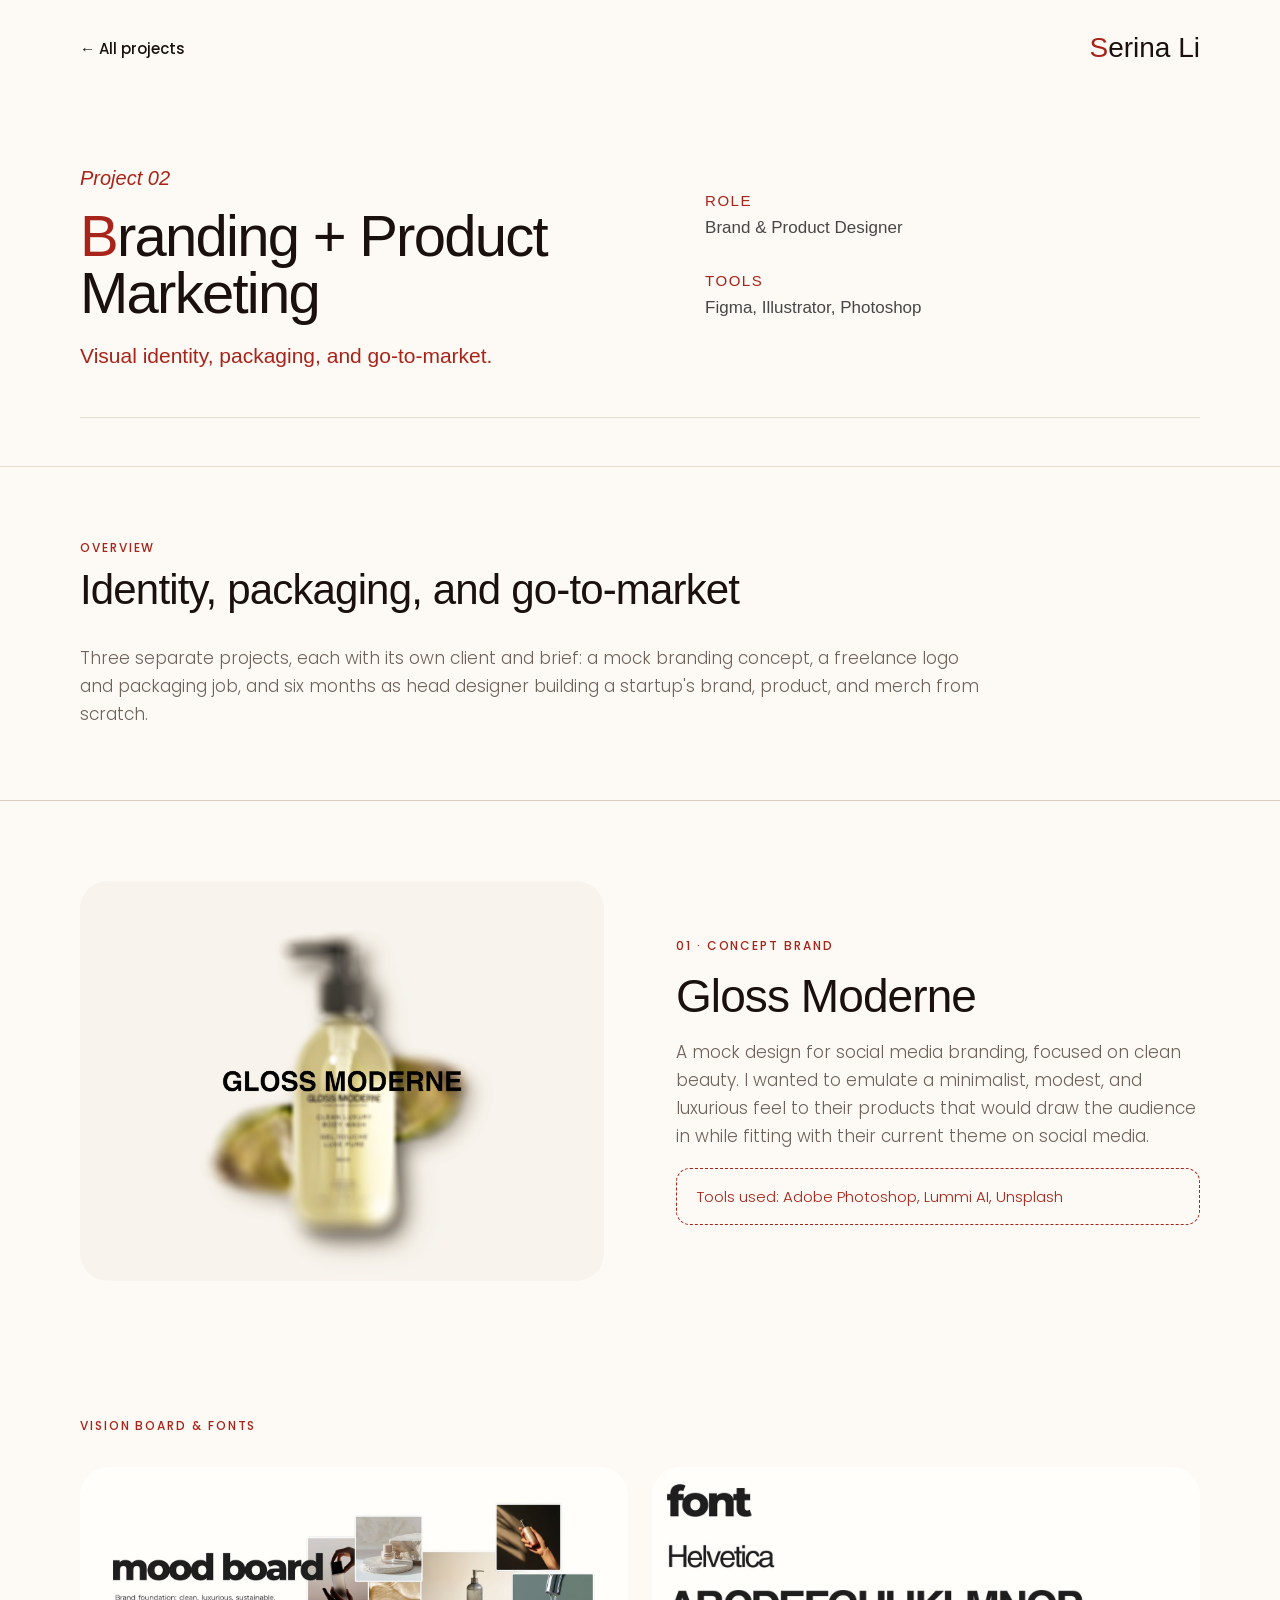
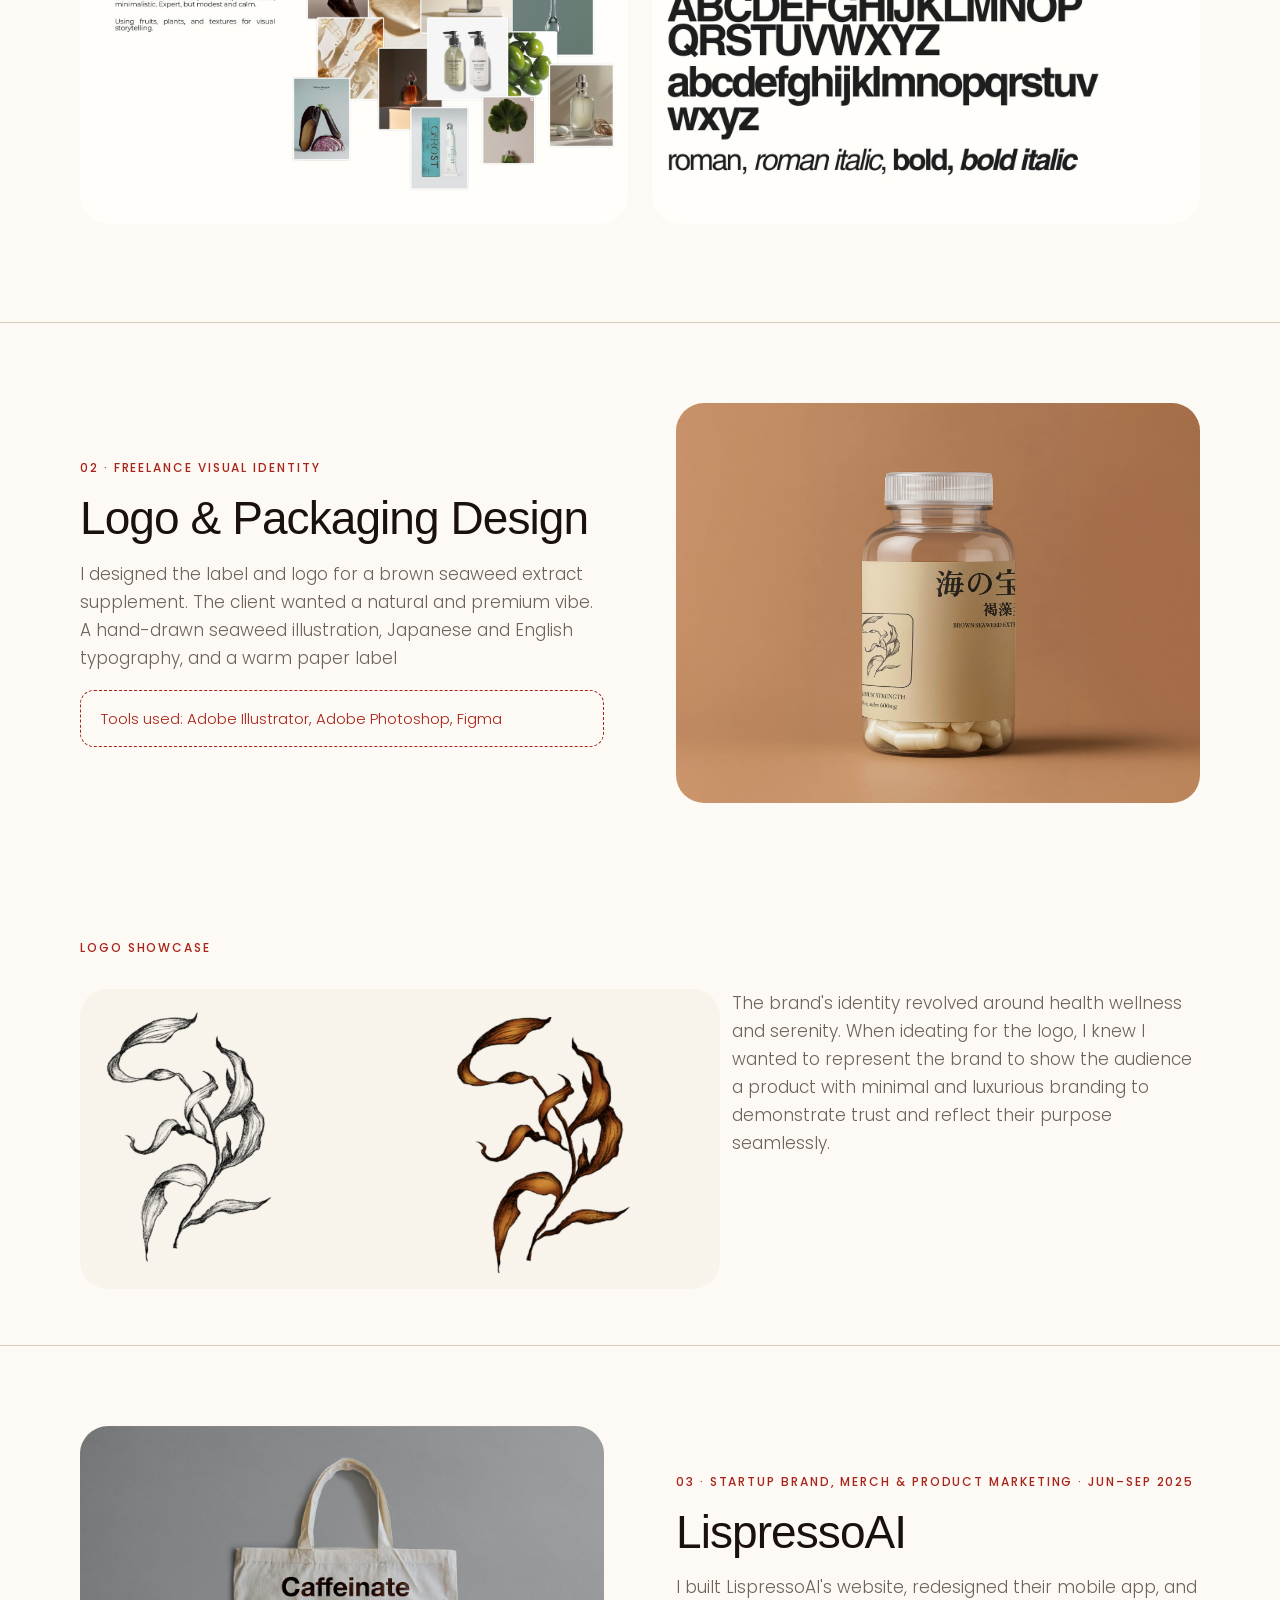
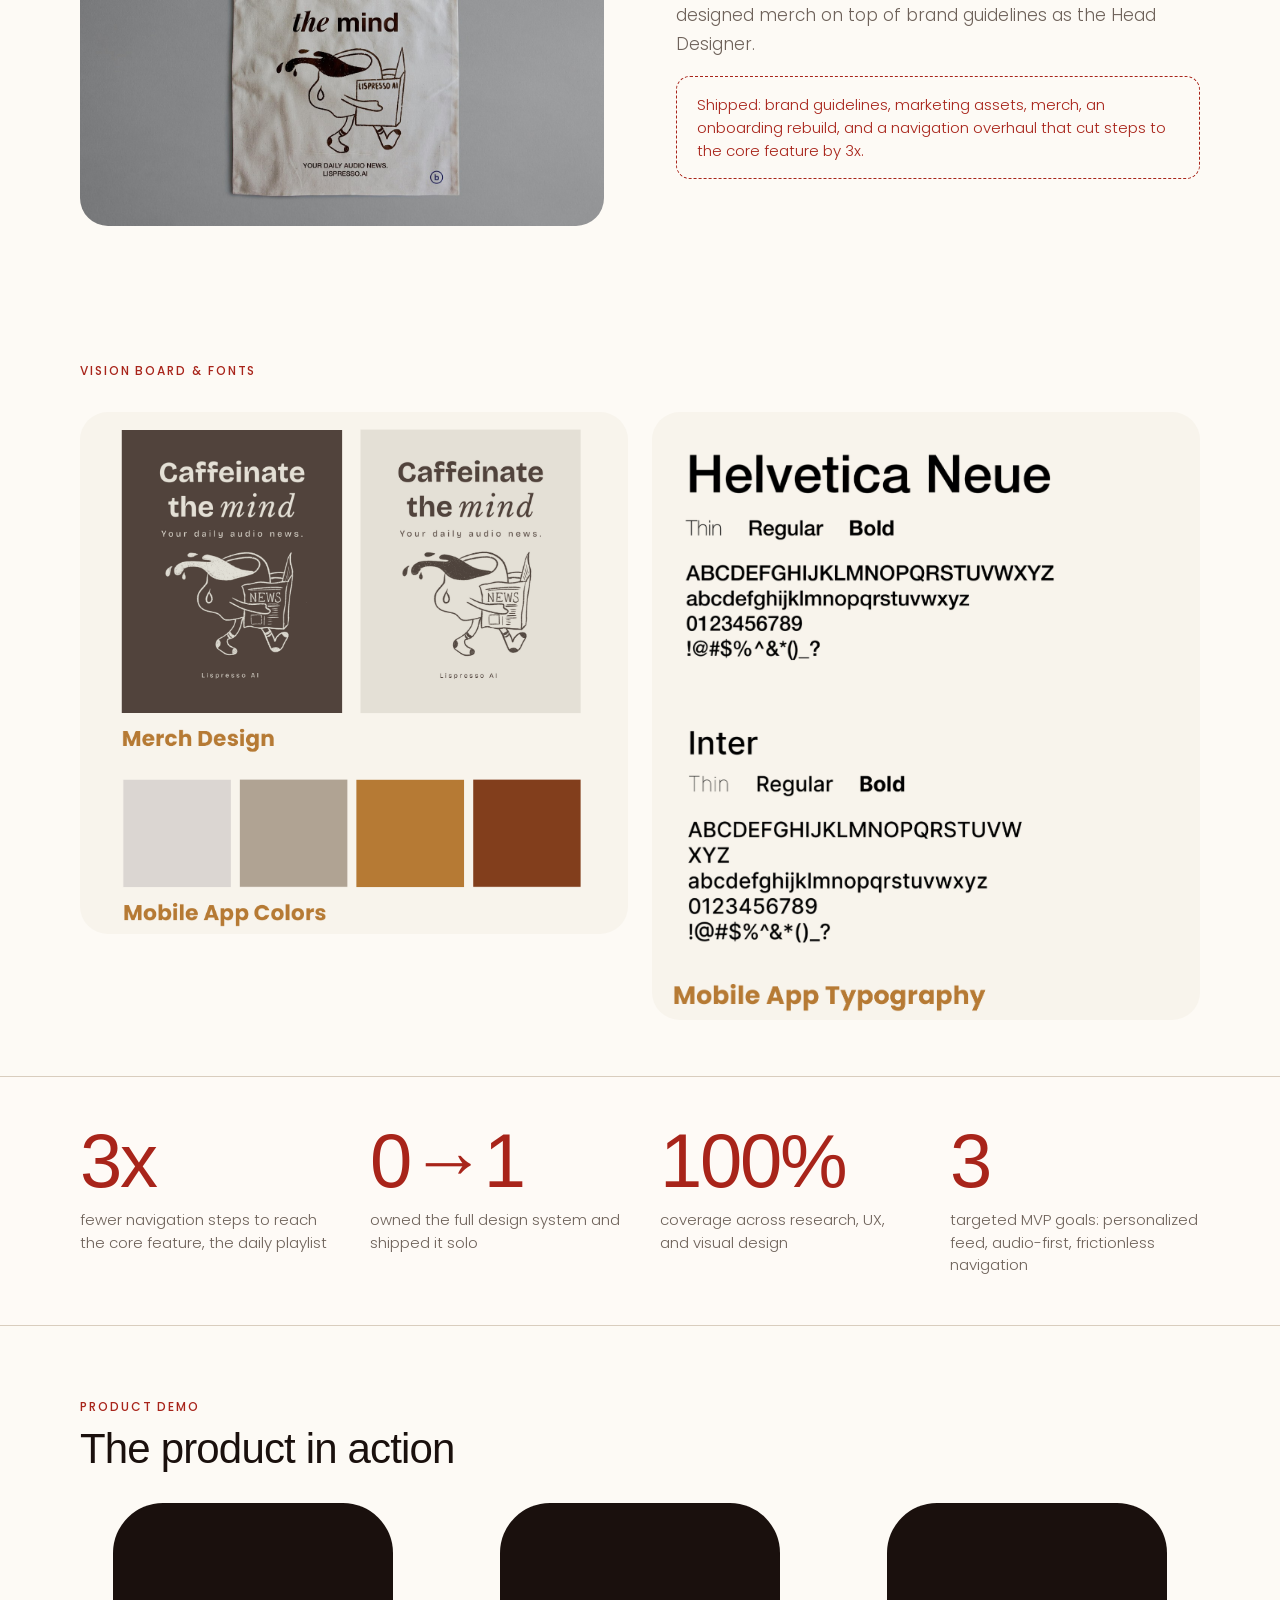
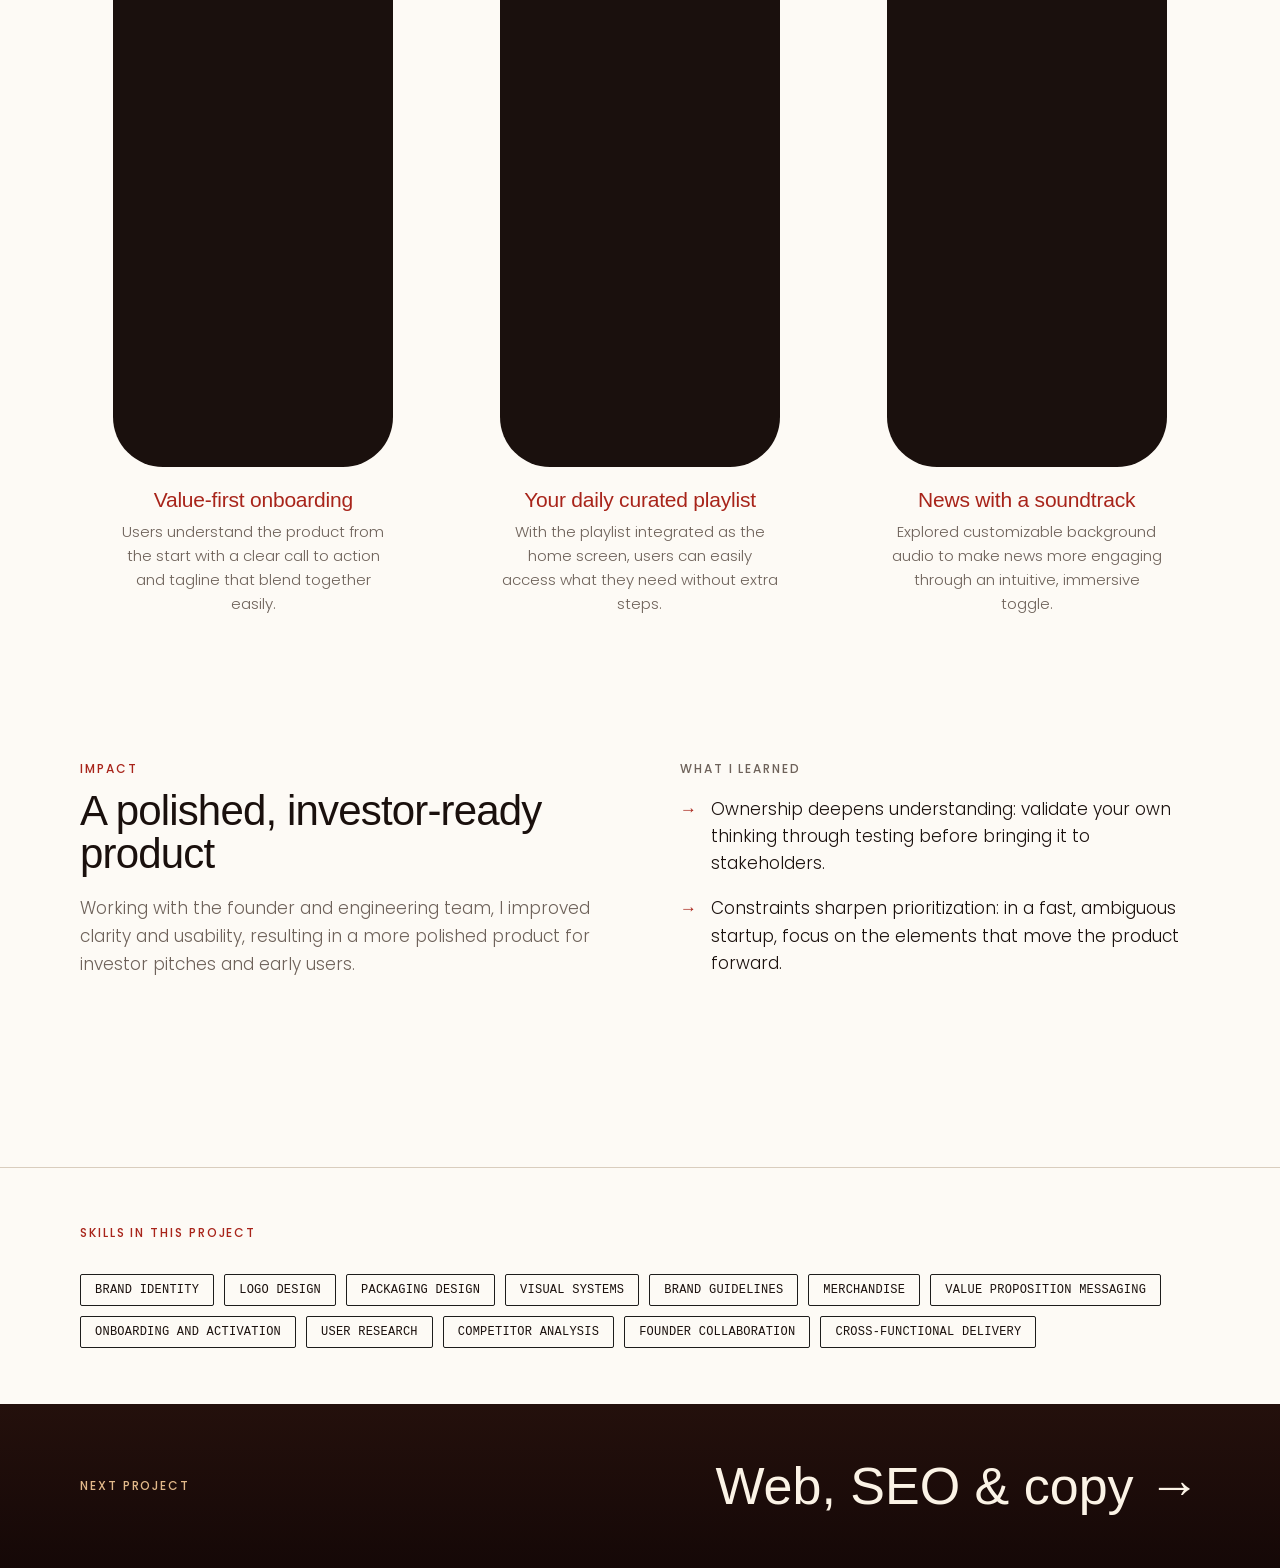
<file: project2.html>
<!DOCTYPE html>

<html lang="en">
<head>
<meta charset="utf-8"/>
<meta content="width=device-width, initial-scale=1" name="viewport"/>
<title>Branding + Product Marketing</title>
<link href="assets/favicon.png" rel="icon" type="image/png"/>
<link href="https://fonts.googleapis.com/css2?family=Poppins:wght@300;400;500&amp;display=swap" rel="stylesheet"/>
<style>
body{margin:0;background:#FDFAF5}
a{color:inherit}
</style>
<link rel="stylesheet" href="assets/css/responsive.css">
<script>(function(){function z(){var w=window.innerWidth;document.documentElement.style.setProperty("--z",w>1440?Math.min(w/1440,2).toFixed(4):"1");}z();window.addEventListener("resize",z);})();</script>
</head>
<body>
<div class="pg" style="width: 100%; box-sizing: border-box; display: flex; flex-direction: column; background: #FDFAF5; color: #1A100D; font-family: 'Poppins', 'Helvetica Neue', Helvetica, Arial, sans-serif; font-weight: 300;">
<div class="topbar" style="min-height: 96px; flex-shrink: 0; box-sizing: border-box; padding: 0 80px; display: flex; justify-content: space-between; align-items: center;"><a href="index.html" style="font-size: 15px; font-weight: 500; text-decoration: none; padding: 14px 0;">← All projects</a><a href="index.html" style="font-family: 'Helvetica Neue', Helvetica, Arial, sans-serif; font-weight: 500; font-size: 28px; text-decoration: none; padding: 8px 0;"><span style="font-family: inherit; font-size: 1em; color: #A8241A;">S</span>erina Li</a></div>
<div class="sec" style="flex-shrink: 0; box-sizing: border-box; padding: 64px 80px 48px; background: #FDFAF5; border-bottom: 1px solid #E5DACB;">
<div class="titlerow" style="display: flex; gap: 80px; align-items: flex-start; justify-content: space-between;">
<div class="titlecol" style="width: 640px; flex-shrink: 0; display: flex; flex-direction: column; gap: 20px; padding-top: 8px;">
<span style="font-family: 'Helvetica Neue', Helvetica, Arial, sans-serif; font-weight: 500; font-style: italic; font-size: 20px; line-height: 1; color: #A8241A;">Project 02</span>
<h1 class="t-h1" style="margin: 0; font-family: 'Helvetica Neue', Helvetica, Arial, sans-serif; font-weight: 500; font-size: 58px; line-height: 0.98; letter-spacing: -0.03em; color: #1A100D; --fs: 58px"><span style="font-family: inherit; font-size: 1em; color: #A8241A;">B</span>randing + Product Marketing</h1>
<p style="margin: 0; font-family: 'Helvetica Neue', Helvetica, Arial, sans-serif; font-weight: 500; font-size: 21px; line-height: 1.3; color: #A8241A;">Visual identity, packaging, and go-to-market.</p>
</div><div class="meta" style="padding-top: 32px; display: flex; grid-template-columns: repeat(3, minmax(0, 1fr)); gap: 32px; max-width: 920px; flex-direction: column">
<div style="display: flex; flex-direction: column; gap: 8px;"><span style='font-family: "Helvetica Neue", Helvetica, Arial, sans-serif; font-weight: 500; font-size: 15px; letter-spacing: 0.1em; text-transform: uppercase; color: rgb(168, 36, 26)'>Role</span><span style='font-family: "Helvetica Neue", Helvetica, Arial, sans-serif; font-weight: 300; font-size: 17px; line-height: 1.35; color: rgb(71, 71, 71)'>Brand &amp; Product Designer</span></div><div style="display: flex; flex-direction: column; gap: 8px;"><span style='font-family: "Helvetica Neue", Helvetica, Arial, sans-serif; font-weight: 500; font-size: 15px; letter-spacing: 0.1em; text-transform: uppercase; color: rgb(168, 36, 26)'>Tools</span><span style='font-family: "Helvetica Neue", Helvetica, Arial, sans-serif; font-weight: 300; font-size: 17px; line-height: 1.35; color: rgb(71, 71, 71)'>Figma, Illustrator, Photoshop</span></div>
</div>
</div>
<div style="margin-top: 48px; border-top: 1px solid #E5DACB;"></div>
</div>
<div class="sec" style="min-height: 300px; flex-shrink: 0; box-sizing: border-box; padding: 72px 80px; border-bottom: 1px solid #D9CDBE; display: flex; flex-direction: column; gap: 32px;"><div style="display: flex; flex-direction: column; gap: 12px;"><span style="font-size: 12px; font-weight: 500; letter-spacing: 0.16em; text-transform: uppercase; color: #A8241A;">Overview</span><h2 class="t-h2" style="margin: 0; font-family: 'Helvetica Neue', Helvetica, Arial, sans-serif; font-weight: 500; font-size: 42px; line-height: 1.02; letter-spacing: -0.02em; --fs: 42px">Identity, packaging, and go-to-market</h2></div><p style="margin: 0; font-size: 17px; line-height: 1.65; color: #6E625A; max-width: 900px;">Three separate projects, each with its own client and brief: a mock branding concept, a freelance logo and packaging job, and six months as head designer building a startup's brand, product, and merch from scratch.</p></div><div class="sec g2" style="min-height: 560px; flex-shrink: 0; box-sizing: border-box; padding: 80px; display: grid; grid-template-columns: repeat(2, minmax(0, 1fr)); gap: 72px; align-items: center"><img alt="Gloss Moderne body wash concept" class="feat" src="assets/9af5e834014c67caa5b446f1556e50f2.jpg" style="width: 100%; height: 400px; display: block; border-radius: 28px; object-fit: cover; object-position: 50% 50%;"/><div style="display: flex; flex-direction: column; gap: 18px;"><span style="font-size: 12px; font-weight: 500; letter-spacing: 0.16em; text-transform: uppercase; color: #A8241A;">01 · Concept brand</span><h2 class="t-h2" style="margin: 0; font-family: 'Helvetica Neue', Helvetica, Arial, sans-serif; font-weight: 500; font-size: 46px; line-height: 1.02; letter-spacing: -0.02em; --fs: 46px">Gloss Moderne</h2><p style="margin: 0; font-size: 17px; line-height: 1.65; color: #6E625A;">A mock design for social media branding, focused on clean beauty. I wanted to emulate a minimalist, modest, and luxurious feel to their products that would draw the audience in while fitting with their current theme on social media.</p><div style="box-sizing: border-box; border: 1px dashed #A8241A; border-radius: 14px; padding: 16px 20px; font-size: 15px; line-height: 1.55; color: #A8241A;">Tools used: Adobe Photoshop, Lummi AI, Unsplash</div></div></div><div class="sec" style="min-height: 562px; flex-shrink: 0; box-sizing: border-box; padding: 56px 80px; border-bottom: 1px solid #D9CDBE; display: flex; flex-direction: column; gap: 32px;"><span style="font-size: 12px; font-weight: 500; letter-spacing: 0.16em; text-transform: uppercase; color: #A8241A;">Vision board &amp; fonts</span><div class="g2" style="display: grid; grid-template-columns: repeat(2, minmax(0, 1fr)); gap: 24px;"><div class="card402" style="height: 402px; border-radius: 28px; overflow: hidden; background: #FFFEFA;"><img alt="Gloss Moderne vision board: mood board of clean, luxurious, minimalist beauty references" src="assets/11e40aaa21b737b960a8ab034d84c0d8.jpg" style="width: 100%; height: 100%; object-fit: contain; object-position: center; display: block;"/></div><div class="card402" style="height: 402px; border-radius: 28px; overflow: hidden; background: #FFFEFA;"><img alt="Gloss Moderne font: Helvetica specimen" src="assets/4a071c997caf85c28e9dc417c8cf5147.jpg" style="width: 100%; height: 100%; object-fit: contain; object-position: center; display: block;"/></div></div></div><div class="sec g2" style="min-height: 560px; flex-shrink: 0; box-sizing: border-box; padding: 80px; display: grid; grid-template-columns: repeat(2, minmax(0, 1fr)); gap: 72px; align-items: center"><div style="display: flex; flex-direction: column; gap: 18px;"><span style="font-size: 12px; font-weight: 500; letter-spacing: 0.16em; text-transform: uppercase; color: #A8241A;">02 · Freelance visual identity</span><h2 class="t-h2" style="margin: 0; font-family: 'Helvetica Neue', Helvetica, Arial, sans-serif; font-weight: 500; font-size: 46px; line-height: 1.02; letter-spacing: -0.02em; --fs: 46px">Logo &amp; Packaging Design</h2><p style="margin: 0; font-size: 17px; line-height: 1.65; color: #6E625A;">I designed the label and logo for a brown seaweed extract supplement. The client wanted a natural and premium vibe. A hand-drawn seaweed illustration, Japanese and English typography, and a warm paper label</p><div style="box-sizing: border-box; border: 1px dashed #A8241A; border-radius: 14px; padding: 16px 20px; font-size: 15px; line-height: 1.55; color: #A8241A;">Tools used: Adobe Illustrator, Adobe Photoshop, Figma</div></div><img alt="Seaweed supplement bottle mockup with Japanese label design" class="feat" src="assets/3cc02b9ddcca9aacbe42ff534014a459.jpg" style="width: 100%; height: 400px; display: block; border-radius: 28px; object-fit: cover; object-position: 50% 50%;"/></div><div class="sec" style="min-height: 460px; flex-shrink: 0; box-sizing: border-box; padding: 56px 80px; border-bottom: 1px solid #D9CDBE; display: flex; flex-direction: column; gap: 32px;"><span style="font-size: 12px; font-weight: 500; letter-spacing: 0.16em; text-transform: uppercase; color: #A8241A;">Logo Showcase<br/></span><div class="logorow" style="box-sizing: border-box; display: flex; flex-direction: row; gap: 12px"><div class="logoimg" style="display: grid; grid-template-columns: repeat(2, minmax(0, 1fr)); gap: 24px"><img alt="Logo design exploration: hand-drawn seaweed illustration in sketch and final color" src="assets/914588e60e8aaf1767f3dadd1eca40e5.png" style="width: 640px; height: 300px; object-fit: cover; border-radius: 28px; display: block; background: #FDFAF5; object-position: 0% 50%"/></div><p class="logotext" style="margin: 0; font-size: 17px; line-height: 1.65; color: #6E625A; width: 1228px">The brand's identity revolved around health wellness and serenity. When ideating for the logo, I knew I wanted to represent the brand to show the audience a product with minimal and luxurious branding to demonstrate trust and reflect their purpose seamlessly.<br/></p></div></div><div class="sec g2" style="min-height: 560px; flex-shrink: 0; box-sizing: border-box; padding: 80px; display: grid; grid-template-columns: repeat(2, minmax(0, 1fr)); gap: 72px; align-items: center"><img alt="LispressoAI tote bag merch mockup: Caffeinate the mind" class="feat" src="assets/f77e464807c87fe0d2001100c39536dd.jpg" style="width: 100%; height: 400px; display: block; border-radius: 28px; object-fit: cover; object-position: 50% 50%;"/><div style="display: flex; flex-direction: column; gap: 18px;"><span style="font-size: 12px; font-weight: 500; letter-spacing: 0.16em; text-transform: uppercase; color: #A8241A;">03 · Startup brand, merch &amp; product marketing · Jun–Sep 2025</span><h2 class="t-h2" style="margin: 0; font-family: 'Helvetica Neue', Helvetica, Arial, sans-serif; font-weight: 500; font-size: 46px; line-height: 1.02; letter-spacing: -0.02em; --fs: 46px">LispressoAI</h2><p style="margin: 0; font-size: 17px; line-height: 1.65; color: #6E625A;">I built LispressoAI's website, redesigned their mobile app, and designed merch on top of brand guidelines as the Head Designer.</p><div style="box-sizing: border-box; border: 1px dashed #A8241A; border-radius: 14px; padding: 16px 20px; font-size: 15px; line-height: 1.55; color: #A8241A;">Shipped: brand guidelines, marketing assets, merch, an onboarding rebuild, and a navigation overhaul that cut steps to the core feature by 3x.</div></div></div><div class="sec" style="flex-shrink: 0; box-sizing: border-box; padding: 56px 80px; border-bottom: 1px solid #D9CDBE; display: flex; flex-direction: column; gap: 32px"><span style="font-size: 12px; font-weight: 500; letter-spacing: 0.16em; text-transform: uppercase; color: #A8241A;">Vision board &amp; fonts</span><div class="g2" style="display: grid; grid-template-columns: repeat(2, minmax(0, 1fr)); gap: 24px;"><img alt="LispressoAI vision board: merch poster mockups and mobile app color palette" src="assets/9fdb4f653b032410473975fe37180c63.png" style="width: 100%; object-fit: cover; border-radius: 28px; display: block; background: #FDFAF5"/><img alt="LispressoAI mobile app typography: Helvetica Neue and Inter specimens" src="assets/448c7e04fe3475d4b746e42773adc85a.png" style="width: 100%; object-fit: cover; border-radius: 28px; display: block; background: #FDFAF5"/></div></div><div class="sec g4" style="min-height: 230px; flex-shrink: 0; box-sizing: border-box; padding: 48px 80px; border-bottom: 1px solid #D9CDBE; display: grid; grid-template-columns: repeat(4, minmax(0, 1fr)); gap: 40px; align-items: start; background-color: #FEFAF6"><div style="display: flex; flex-direction: column; gap: 12px;"><span class="t-num" style="font-family: 'Helvetica Neue', Helvetica, Arial, sans-serif; font-weight: 500; font-size: 76px; line-height: 0.95; letter-spacing: -0.03em; color: #A8241A; --fs: 76px">3x</span><span style="font-size: 15px; line-height: 1.5; color: #6E625A;">fewer navigation steps to reach the core feature, the daily playlist</span></div><div style="display: flex; flex-direction: column; gap: 12px;"><span class="t-num" style="font-family: 'Helvetica Neue', Helvetica, Arial, sans-serif; font-weight: 500; font-size: 76px; line-height: 0.95; letter-spacing: -0.03em; color: #A8241A; --fs: 76px">0→1</span><span style="font-size: 15px; line-height: 1.5; color: #6E625A;">owned the full design system and shipped it solo</span></div><div style="display: flex; flex-direction: column; gap: 12px;"><span class="t-num" style="font-family: 'Helvetica Neue', Helvetica, Arial, sans-serif; font-weight: 500; font-size: 76px; line-height: 0.95; letter-spacing: -0.03em; color: #A8241A; --fs: 76px">100%</span><span style="font-size: 15px; line-height: 1.5; color: #6E625A;">coverage across research, UX, and visual design</span></div><div style="display: flex; flex-direction: column; gap: 12px;"><span class="t-num" style="font-family: 'Helvetica Neue', Helvetica, Arial, sans-serif; font-weight: 500; font-size: 76px; line-height: 0.95; letter-spacing: -0.03em; color: #A8241A; --fs: 76px">3</span><span style="font-size: 15px; line-height: 1.5; color: #6E625A;">targeted MVP goals: personalized feed, audio-first, frictionless navigation</span></div></div><div class="sec" style="flex-shrink: 0; box-sizing: border-box; padding: 72px 80px; display: flex; flex-direction: column; gap: 32px">
<div style="display: flex; flex-direction: column; gap: 12px;"><span style="font-size: 12px; font-weight: 500; letter-spacing: 0.16em; text-transform: uppercase; color: #A8241A;">Product demo</span><h2 class="t-h2" style="margin: 0; font-family: 'Helvetica Neue', Helvetica, Arial, sans-serif; font-weight: 500; font-size: 42px; line-height: 1.02; letter-spacing: -0.02em; --fs: 42px">The product in action</h2></div>
<div class="g3" style="display: grid; grid-template-columns: repeat(3, minmax(0, 1fr)); gap: 40px;">
<div style="display: flex; flex-direction: column; gap: 20px; align-items: center;"><video aria-label="Onboarding screen recording" autoplay="" class="vid" loop="" muted="" playsinline="" src="assets/5481169a6d64581785002d72e40222db.mp4" style="width: 280px; height: 564px; display: block; border-radius: 50px; object-fit: cover; background: #1A100D"></video><div style="display: flex; flex-direction: column; gap: 8px; text-align: center; max-width: 280px;"><h3 style="margin: 0; font-family: 'Helvetica Neue', Helvetica, Arial, sans-serif; font-weight: 500; font-size: 21px; line-height: 1.2; letter-spacing: -0.01em; color: #A8241A;">Value-first onboarding</h3><p style="margin: 0; font-size: 15px; line-height: 1.6; color: #6E625A;">Users understand the product from the start with a clear call to action and tagline that blend together easily.</p></div></div>
<div style="display: flex; flex-direction: column; gap: 20px; align-items: center;"><video aria-label="Daily curated playlist home screen recording" autoplay="" class="vid" loop="" muted="" playsinline="" src="assets/0a31c308d04a095d7a9af4622f72560e.mp4" style="width: 280px; height: 564px; display: block; border-radius: 50px; object-fit: cover; background: #1A100D"></video><div style="display: flex; flex-direction: column; gap: 8px; text-align: center; max-width: 280px;"><h3 style="margin: 0; font-family: 'Helvetica Neue', Helvetica, Arial, sans-serif; font-weight: 500; font-size: 21px; line-height: 1.2; letter-spacing: -0.01em; color: #A8241A;">Your daily curated playlist</h3><p style="margin: 0; font-size: 15px; line-height: 1.6; color: #6E625A;">With the playlist integrated as the home screen, users can easily access what they need without extra steps.</p></div></div>
<div style="display: flex; flex-direction: column; gap: 20px; align-items: center;"><video aria-label="Music preferences screen recording" autoplay="" class="vid" loop="" muted="" playsinline="" src="assets/36dfb7e58f35efb560e3aa3ceb9fbfcb.mp4" style="width: 280px; height: 564px; display: block; border-radius: 50px; object-fit: cover; background: #1A100D"></video><div style="display: flex; flex-direction: column; gap: 8px; text-align: center; max-width: 280px;"><h3 style="margin: 0; font-family: 'Helvetica Neue', Helvetica, Arial, sans-serif; font-weight: 500; font-size: 21px; line-height: 1.2; letter-spacing: -0.01em; color: #A8241A;">News with a soundtrack</h3><p style="margin: 0; font-size: 15px; line-height: 1.6; color: #6E625A;">Explored customizable background audio to make news more engaging through an intuitive, immersive toggle.</p></div></div>
</div></div><div class="sec g2" style="min-height: 480px; flex-shrink: 0; box-sizing: border-box; padding: 72px 80px; border-bottom: 1px solid #D9CDBE;  display: grid; grid-template-columns: repeat(2, minmax(0, 1fr)); gap: 80px; align-items: start;"><div style="display: flex; flex-direction: column; gap: 18px;"><div style="display: flex; flex-direction: column; gap: 12px;"><span style="font-size: 12px; font-weight: 500; letter-spacing: 0.16em; text-transform: uppercase; color: #A8241A;">Impact</span><h2 class="t-h2" style="margin: 0; font-family: 'Helvetica Neue', Helvetica, Arial, sans-serif; font-weight: 500; font-size: 42px; line-height: 1.02; letter-spacing: -0.02em; --fs: 42px">A polished, investor-ready product</h2></div><p style="margin: 0; font-size: 17px; line-height: 1.65; color: #6E625A;">Working with the founder and engineering team, I improved clarity and usability, resulting in a more polished product for investor pitches and early users.</p></div><div style="display: flex; flex-direction: column; gap: 18px;"><span style="font-size: 12px; font-weight: 500; letter-spacing: 0.16em; text-transform: uppercase; color: #6E625A;">What I learned</span><p style="margin: 0; font-size: 17px; line-height: 1.6; color: #1A100D; display: flex; gap: 14px;"><span style="color: #A8241A; flex-shrink: 0;">→</span><span>Ownership deepens understanding: validate your own thinking through testing before bringing it to stakeholders.</span></p><p style="margin: 0; font-size: 17px; line-height: 1.6; color: #1A100D; display: flex; gap: 14px;"><span style="color: #A8241A; flex-shrink: 0;">→</span><span>Constraints sharpen prioritization: in a fast, ambiguous startup, focus on the elements that move the product forward.</span></p></div></div><div class="sec" style="min-height: 230px; flex-shrink: 0; box-sizing: border-box; padding: 56px 80px; display: flex; flex-direction: column; gap: 32px;"><span style="font-size: 12px; font-weight: 500; letter-spacing: 0.16em; text-transform: uppercase; color: #A8241A;">Skills in this project</span><div style="display: flex; flex-wrap: wrap; gap: 10px;"><span style="border: 1px solid #1D1C1B; padding: 9px 14px; border-radius: 2px; font-family: 'DM Mono', ui-monospace, Menlo, monospace; font-weight: 400; font-size: 12px; line-height: 1; letter-spacing: 0.02em; text-transform: uppercase;">Brand identity</span><span style="border: 1px solid #1D1C1B; padding: 9px 14px; border-radius: 2px; font-family: 'DM Mono', ui-monospace, Menlo, monospace; font-weight: 400; font-size: 12px; line-height: 1; letter-spacing: 0.02em; text-transform: uppercase;">Logo design</span><span style="border: 1px solid #1D1C1B; padding: 9px 14px; border-radius: 2px; font-family: 'DM Mono', ui-monospace, Menlo, monospace; font-weight: 400; font-size: 12px; line-height: 1; letter-spacing: 0.02em; text-transform: uppercase;">Packaging design</span><span style="border: 1px solid #1D1C1B; padding: 9px 14px; border-radius: 2px; font-family: 'DM Mono', ui-monospace, Menlo, monospace; font-weight: 400; font-size: 12px; line-height: 1; letter-spacing: 0.02em; text-transform: uppercase;">Visual systems</span><span style="border: 1px solid #1D1C1B; padding: 9px 14px; border-radius: 2px; font-family: 'DM Mono', ui-monospace, Menlo, monospace; font-weight: 400; font-size: 12px; line-height: 1; letter-spacing: 0.02em; text-transform: uppercase;">Brand guidelines</span><span style="border: 1px solid #1D1C1B; padding: 9px 14px; border-radius: 2px; font-family: 'DM Mono', ui-monospace, Menlo, monospace; font-weight: 400; font-size: 12px; line-height: 1; letter-spacing: 0.02em; text-transform: uppercase;">Merchandise</span><span style="border: 1px solid #1D1C1B; padding: 9px 14px; border-radius: 2px; font-family: 'DM Mono', ui-monospace, Menlo, monospace; font-weight: 400; font-size: 12px; line-height: 1; letter-spacing: 0.02em; text-transform: uppercase;">Value proposition messaging</span><span style="border: 1px solid #1D1C1B; padding: 9px 14px; border-radius: 2px; font-family: 'DM Mono', ui-monospace, Menlo, monospace; font-weight: 400; font-size: 12px; line-height: 1; letter-spacing: 0.02em; text-transform: uppercase;">Onboarding and activation</span><span style="border: 1px solid #1D1C1B; padding: 9px 14px; border-radius: 2px; font-family: 'DM Mono', ui-monospace, Menlo, monospace; font-weight: 400; font-size: 12px; line-height: 1; letter-spacing: 0.02em; text-transform: uppercase;">User research</span><span style="border: 1px solid #1D1C1B; padding: 9px 14px; border-radius: 2px; font-family: 'DM Mono', ui-monospace, Menlo, monospace; font-weight: 400; font-size: 12px; line-height: 1; letter-spacing: 0.02em; text-transform: uppercase;">Competitor analysis</span><span style="border: 1px solid #1D1C1B; padding: 9px 14px; border-radius: 2px; font-family: 'DM Mono', ui-monospace, Menlo, monospace; font-weight: 400; font-size: 12px; line-height: 1; letter-spacing: 0.02em; text-transform: uppercase;">Founder collaboration</span><span style="border: 1px solid #1D1C1B; padding: 9px 14px; border-radius: 2px; font-family: 'DM Mono', ui-monospace, Menlo, monospace; font-weight: 400; font-size: 12px; line-height: 1; letter-spacing: 0.02em; text-transform: uppercase;">Cross-functional delivery</span></div></div>
<div class="nextbar" style="min-height: 164px; flex-shrink: 0; box-sizing: border-box; padding: 0 80px; background: linear-gradient(180deg, #24100C 0%, #150807 100%); color: #FBF3E6; display: flex; justify-content: space-between; align-items: center;"><span style="font-size: 12px; font-weight: 500; letter-spacing: 0.16em; text-transform: uppercase; color: #E2B98A;">Next project</span><a class="t-next" href="project3.html" style="font-family: 'Helvetica Neue', Helvetica, Arial, sans-serif; font-weight: 500; font-size: 52px; text-decoration: none; padding: 8px 0; --fs: 52px">Web, SEO &amp; copy →</a></div>
</div>
</body>
</html>
</file>
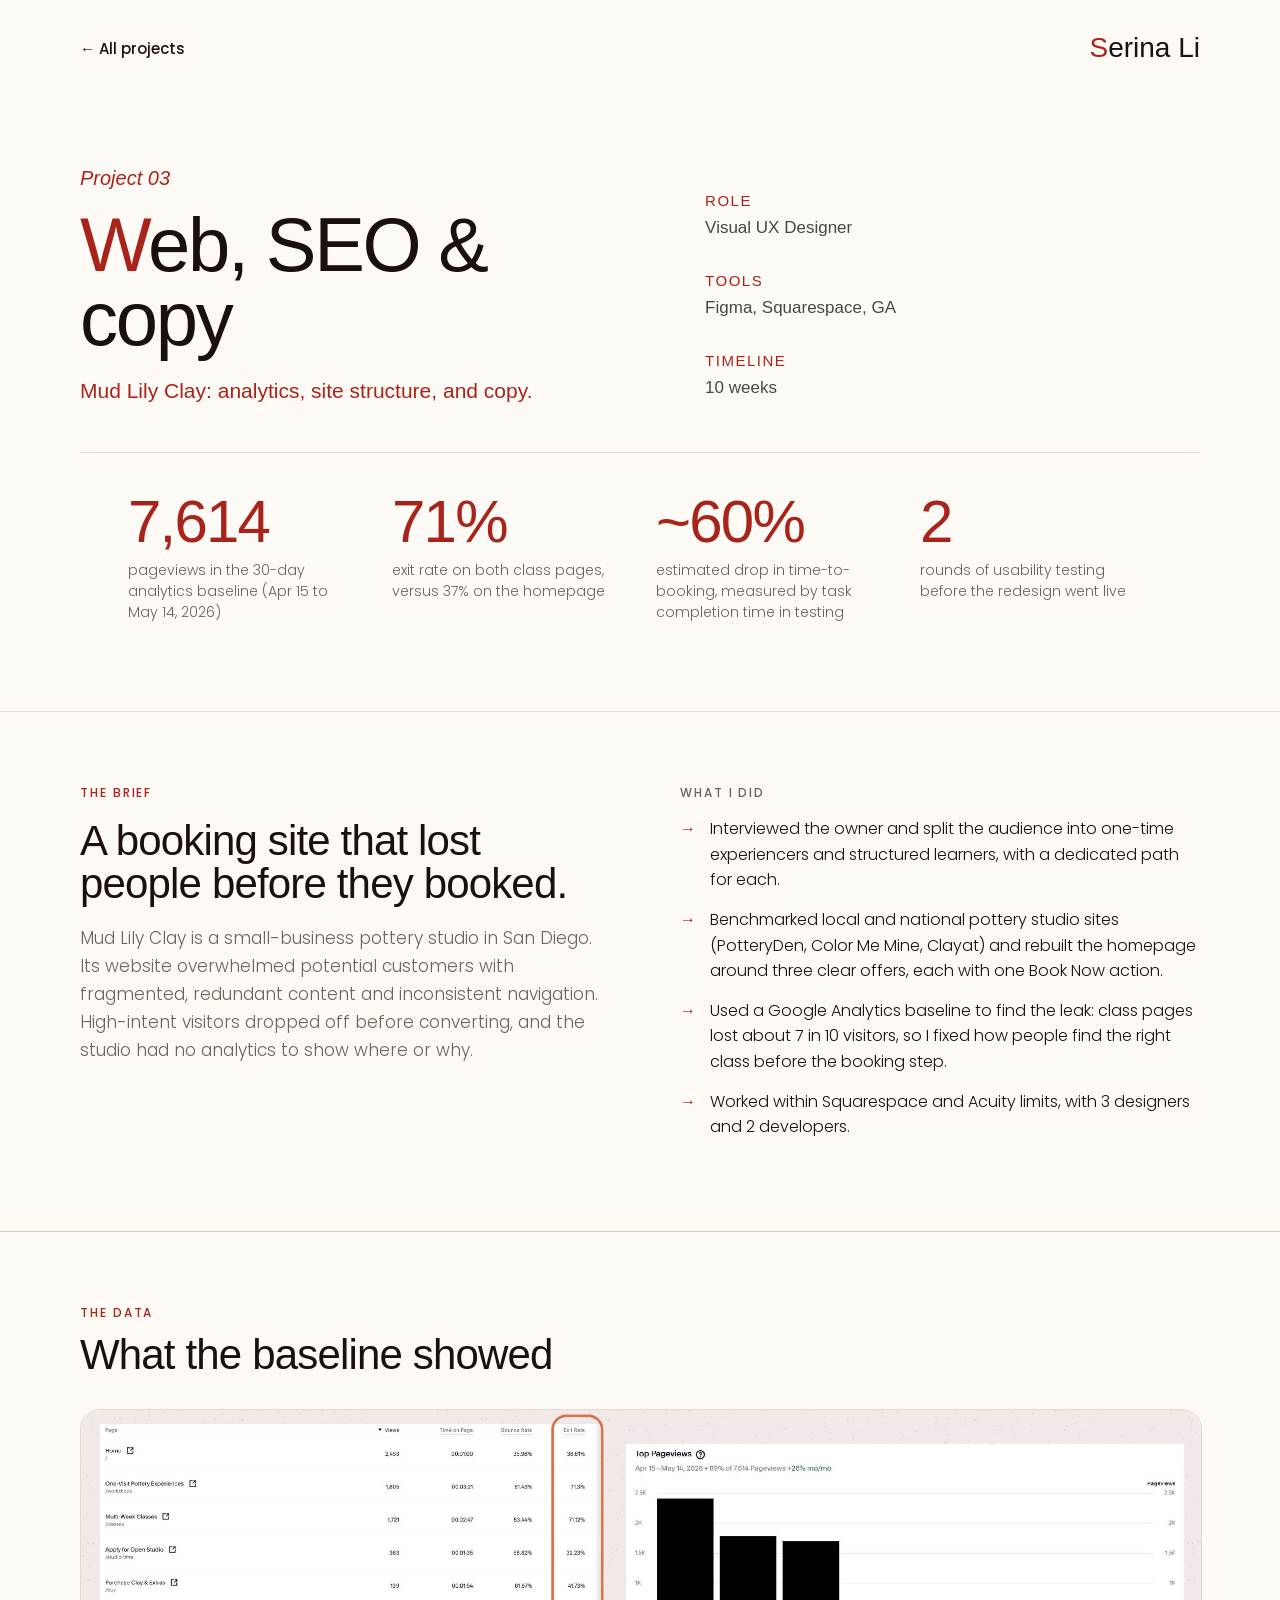
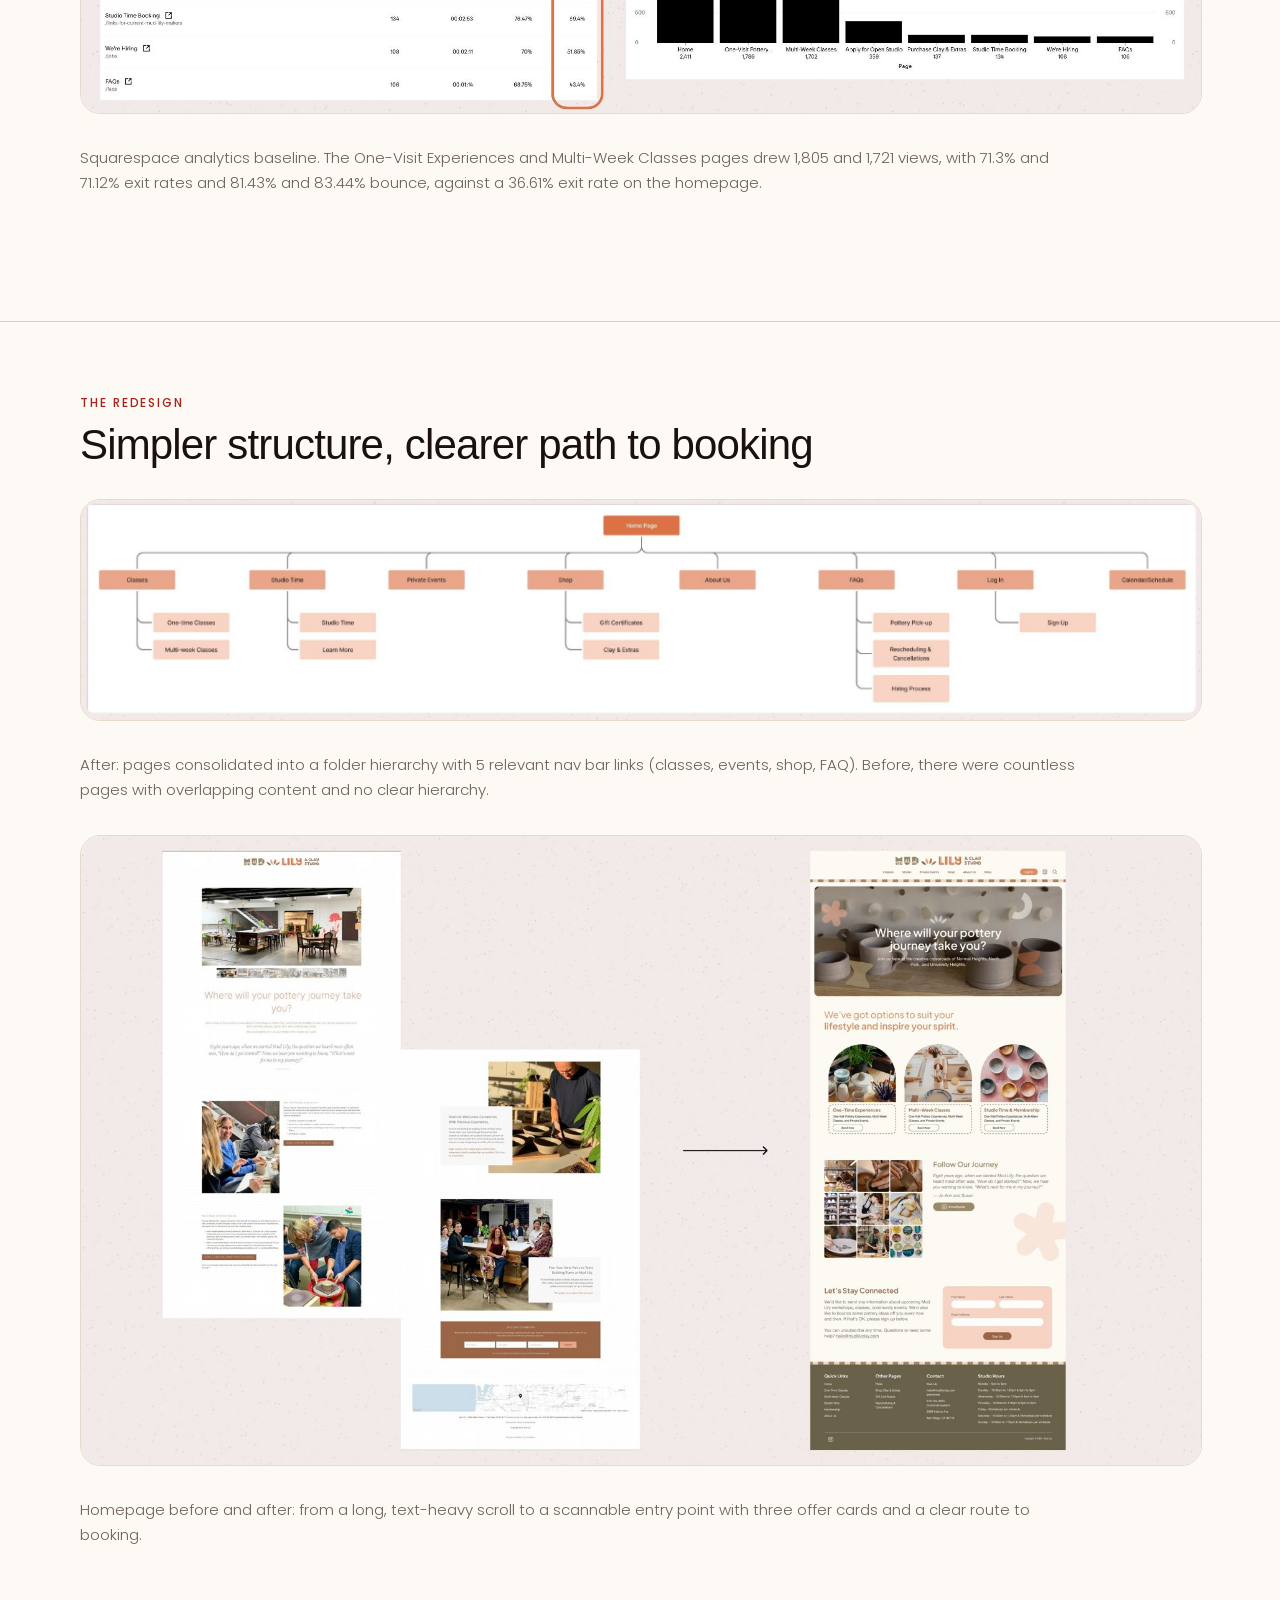
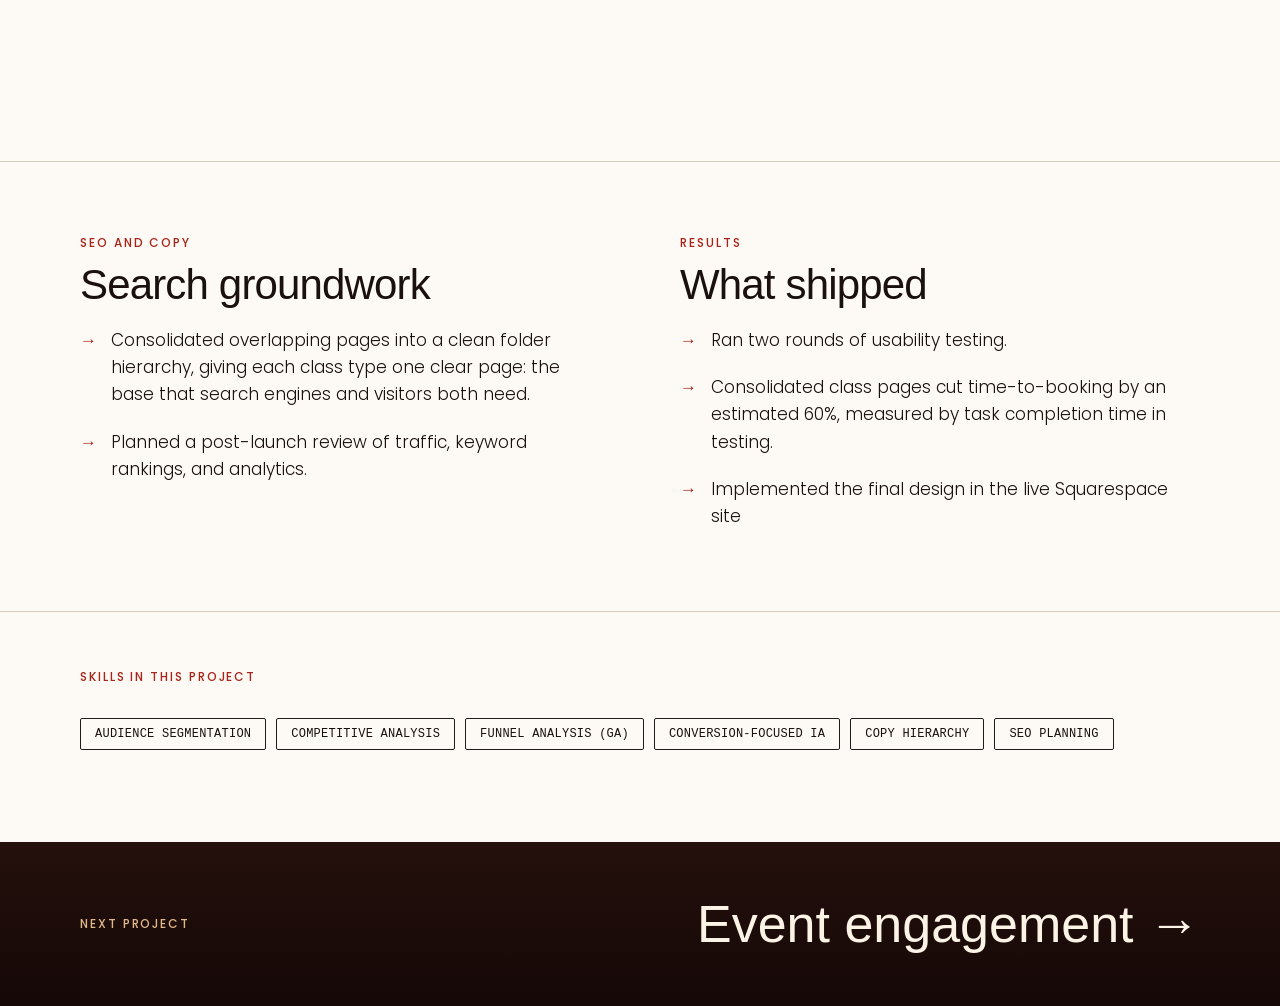
<file: project3.html>
<!DOCTYPE html>

<html lang="en">
<head>
<meta charset="utf-8"/>
<meta content="width=device-width, initial-scale=1" name="viewport"/>
<title>Web, SEO and copy</title>
<link href="assets/favicon.png" rel="icon" type="image/png"/>
<link href="https://fonts.googleapis.com/css2?family=Poppins:wght@300;400;500&amp;display=swap" rel="stylesheet"/>
<style>
body{margin:0;background:#FDFAF5}
a{color:inherit}
</style>
<link rel="stylesheet" href="assets/css/responsive.css">
<script>(function(){function z(){var w=window.innerWidth;document.documentElement.style.setProperty("--z",w>1440?Math.min(w/1440,2).toFixed(4):"1");}z();window.addEventListener("resize",z);})();</script>
</head>
<body>
<div class="pg" style="width: 100%; box-sizing: border-box; display: flex; flex-direction: column; background: #FDFAF5; color: #1A100D; font-family: 'Poppins', 'Helvetica Neue', Helvetica, Arial, sans-serif; font-weight: 300;">
<div class="topbar" style="min-height: 96px; flex-shrink: 0; box-sizing: border-box; padding: 0 80px; display: flex; justify-content: space-between; align-items: center;"><a href="index.html" style="font-size: 15px; font-weight: 500; text-decoration: none; padding: 14px 0;">← All projects</a><a href="index.html" style="font-family: 'Helvetica Neue', Helvetica, Arial, sans-serif; font-weight: 500; font-size: 28px; text-decoration: none; padding: 8px 0;"><span style="font-family: inherit; font-size: 1em; color: #A8241A;">S</span>erina Li</a></div>
<div class="sec" style="flex-shrink: 0; box-sizing: border-box; padding: 64px 80px 48px; background: #FDFAF5; border-bottom: 1px solid #E5DACB;">
<div class="titlerow" style="display: flex; gap: 80px; align-items: flex-start; justify-content: space-between;">
<div class="titlecol" style="width: 640px; flex-shrink: 0; display: flex; flex-direction: column; gap: 20px; padding-top: 8px;">
<span style="font-family: 'Helvetica Neue', Helvetica, Arial, sans-serif; font-weight: 500; font-style: italic; font-size: 20px; line-height: 1; color: #A8241A;">Project 03</span>
<h1 class="t-h1" style="margin: 0; font-family: 'Helvetica Neue', Helvetica, Arial, sans-serif; font-weight: 500; font-size: 76px; line-height: 0.98; letter-spacing: -0.03em; color: #1A100D; --fs: 76px"><span style="font-family: inherit; font-size: 1em; color: #A8241A;">W</span>eb, SEO &amp; copy</h1>
<p style="margin: 0; font-family: 'Helvetica Neue', Helvetica, Arial, sans-serif; font-weight: 500; font-size: 21px; line-height: 1.3; color: #A8241A;">Mud Lily Clay: analytics, site structure, and copy.</p>
</div><div class="meta" style="padding-top: 32px; display: flex; grid-template-columns: repeat(3, minmax(0, 1fr)); gap: 32px; max-width: 920px; flex-direction: column">
<div style="display: flex; flex-direction: column; gap: 8px;"><span style='font-family: "Helvetica Neue", Helvetica, Arial, sans-serif; font-weight: 500; font-size: 15px; letter-spacing: 0.1em; text-transform: uppercase; color: rgb(168, 36, 26)'>Role</span><span style='font-family: "Helvetica Neue", Helvetica, Arial, sans-serif; font-weight: 300; font-size: 17px; line-height: 1.35; color: rgb(71, 71, 71)'>Visual UX Designer</span></div><div style="display: flex; flex-direction: column; gap: 8px;"><span style='font-family: "Helvetica Neue", Helvetica, Arial, sans-serif; font-weight: 500; font-size: 15px; letter-spacing: 0.1em; text-transform: uppercase; color: rgb(168, 36, 26)'>Tools</span><span style='font-family: "Helvetica Neue", Helvetica, Arial, sans-serif; font-weight: 300; font-size: 17px; line-height: 1.35; color: rgb(71, 71, 71)'>Figma, Squarespace, GA</span></div><div style="display: flex; flex-direction: column; gap: 8px;"><span style='font-family: "Helvetica Neue", Helvetica, Arial, sans-serif; font-weight: 500; font-size: 15px; letter-spacing: 0.1em; text-transform: uppercase; color: rgb(168, 36, 26)'>Timeline</span><span style='font-family: "Helvetica Neue", Helvetica, Arial, sans-serif; font-weight: 300; font-size: 17px; line-height: 1.35; color: rgb(71, 71, 71)'>10 weeks</span></div>
</div>
</div>
<div style="margin-top: 48px; border-top: 1px solid #E5DACB;"></div>
<div class="g4 stats" style="box-sizing: border-box; padding: 40px 48px; border-radius: 20px; display: grid; grid-template-columns: repeat(4, minmax(0, 1fr)); gap: 32px; align-items: start; background-color: #FEFAF6"><div style="display: flex; flex-direction: column; gap: 10px;"><span class="t-num" style='font-family: "Helvetica Neue", Helvetica, Arial, sans-serif; font-weight: 500; font-size: 60px; line-height: 0.95; letter-spacing: -0.03em; color: rgb(168, 36, 26); --fs: 60px'>7,614</span><span style="font-size: 14px; line-height: 1.5; color: rgb(110, 98, 90)">pageviews in the 30-day analytics baseline (Apr 15 to May 14, 2026)</span></div><div style="display: flex; flex-direction: column; gap: 10px;"><span class="t-num" style='font-family: "Helvetica Neue", Helvetica, Arial, sans-serif; font-weight: 500; font-size: 60px; line-height: 0.95; letter-spacing: -0.03em; color: rgb(168, 36, 26); --fs: 60px'>71%</span><span style="font-size: 14px; line-height: 1.5; color: rgb(110, 98, 90)">exit rate on both class pages, versus 37% on the homepage</span></div><div style="display: flex; flex-direction: column; gap: 10px;"><span class="t-num" style='font-family: "Helvetica Neue", Helvetica, Arial, sans-serif; font-weight: 500; font-size: 60px; line-height: 0.95; letter-spacing: -0.03em; color: rgb(168, 36, 26); --fs: 60px'>~60%</span><span style="font-size: 14px; line-height: 1.5; color: rgb(110, 98, 90)">estimated drop in time-to-booking, measured by task completion time in testing</span></div><div style="display: flex; flex-direction: column; gap: 10px;"><span class="t-num" style='font-family: "Helvetica Neue", Helvetica, Arial, sans-serif; font-weight: 500; font-size: 60px; line-height: 0.95; letter-spacing: -0.03em; color: rgb(168, 36, 26); --fs: 60px'>2</span><span style="font-size: 14px; line-height: 1.5; color: rgb(110, 98, 90)">rounds of usability testing before the redesign went live</span></div></div>
</div><div class="sec g2" style="min-height: 520px; flex-shrink: 0; box-sizing: border-box; padding: 72px 80px;  border-bottom: 1px solid #D9CDBE; display: grid; grid-template-columns: repeat(2, minmax(0, 1fr)); gap: 80px; align-items: start;"><div style="display: flex; flex-direction: column; gap: 18px;"><span style="font-size: 12px; font-weight: 500; letter-spacing: 0.16em; text-transform: uppercase; color: #A8241A;">The brief</span><h2 class="t-h2" style="margin: 0; font-family: 'Helvetica Neue', Helvetica, Arial, sans-serif; font-weight: 500; font-size: 42px; line-height: 1.02; letter-spacing: -0.02em; --fs: 42px">A booking site that lost people before they booked.</h2><p style="margin: 0; font-size: 17px; line-height: 1.65; color: #6E625A;">Mud Lily Clay is a small-business pottery studio in San Diego. Its website overwhelmed potential customers with fragmented, redundant content and inconsistent navigation. High-intent visitors dropped off before converting, and the studio had no analytics to show where or why.</p></div><div style="display: flex; flex-direction: column; gap: 14px;"><span style="font-size: 12px; font-weight: 500; letter-spacing: 0.16em; text-transform: uppercase; color: #6E625A;">What I did</span><p style="margin: 0; font-size: 16px; line-height: 1.6; color: #1A100D; display: flex; gap: 14px;"><span style="color: #A8241A; flex-shrink: 0;">→</span><span>Interviewed the owner and split the audience into one-time experiencers and structured learners, with a dedicated path for each.</span></p><p style="margin: 0; font-size: 16px; line-height: 1.6; color: #1A100D; display: flex; gap: 14px;"><span style="color: #A8241A; flex-shrink: 0;">→</span><span>Benchmarked local and national pottery studio sites (PotteryDen, Color Me Mine, Clayat) and rebuilt the homepage around three clear offers, each with one Book Now action.</span></p><p style="margin: 0; font-size: 16px; line-height: 1.6; color: #1A100D; display: flex; gap: 14px;"><span style="color: #A8241A; flex-shrink: 0;">→</span><span>Used a Google Analytics baseline to find the leak: class pages lost about 7 in 10 visitors, so I fixed how people find the right class before the booking step.</span></p><p style="margin: 0; font-size: 16px; line-height: 1.6; color: #1A100D; display: flex; gap: 14px;"><span style="color: rgb(168, 36, 26); flex-shrink: 0">→</span><span>Worked within Squarespace and Acuity limits, with 3 designers and 2 developers.</span></p></div></div><div class="sec" style="min-height: 690px; flex-shrink: 0; box-sizing: border-box; padding: 72px 80px; border-bottom: 1px solid #D9CDBE; display: flex; flex-direction: column; gap: 32px;"><div style="display: flex; flex-direction: column; gap: 12px;"><span style="font-size: 12px; font-weight: 500; letter-spacing: 0.16em; text-transform: uppercase; color: #A8241A;">The data</span><h2 class="t-h2" style="margin: 0; font-family: 'Helvetica Neue', Helvetica, Arial, sans-serif; font-weight: 500; font-size: 42px; line-height: 1.02; letter-spacing: -0.02em; --fs: 42px">What the baseline showed</h2></div><img alt="Squarespace analytics table and top pageviews chart for Mud Lily Clay, April 15 to May 14, 2026" class="fluid" src="assets/5a758a4b5c8a7dfb99ee62b96b392214.jpg" style="width: 1280px; height: 346px; display: block; border-radius: 20px; object-fit: contain; border: 1px solid #E5DACB; background: #fff;"/><p style="margin: 0; font-size: 15px; line-height: 1.65; color: #6E625A; max-width: 1000px;">Squarespace analytics baseline. The One-Visit Experiences and Multi-Week Classes pages drew 1,805 and 1,721 views, with 71.3% and 71.12% exit rates and 81.43% and 83.44% bounce, against a 36.61% exit rate on the homepage.</p></div><div class="sec" style="min-height: 1440px; flex-shrink: 0; box-sizing: border-box; padding: 72px 80px; border-bottom: 1px solid #D9CDBE; display: flex; flex-direction: column; gap: 32px;"><div style="display: flex; flex-direction: column; gap: 12px;"><span style="font-size: 12px; font-weight: 500; letter-spacing: 0.16em; text-transform: uppercase; color: #A8241A;">The redesign</span><h2 class="t-h2" style="margin: 0; font-family: 'Helvetica Neue', Helvetica, Arial, sans-serif; font-weight: 500; font-size: 42px; line-height: 1.02; letter-spacing: -0.02em; --fs: 42px">Simpler structure, clearer path to booking</h2></div><img alt="Mud Lily Clay sitemap after consolidation" class="fluid" src="assets/b0af019cbaf3abc0375b3fdde42a0f87.jpg" style="width: 1280px; height: 252px; display: block; border-radius: 20px; object-fit: contain; border: 1px solid #E5DACB; background: #fff;"/><p style="margin: 0; font-size: 15px; line-height: 1.65; color: #6E625A; max-width: 1000px;">After: pages consolidated into a folder hierarchy with 5 relevant nav bar links (classes, events, shop, FAQ). Before, there were countless pages with overlapping content and no clear hierarchy.</p><img alt="Mud Lily Clay homepage before and after the redesign" class="fluid" src="assets/b44d9c470ccd1fe5098cd1a779c7a6dc.jpg" style="width: 1280px; height: 720px; display: block; border-radius: 20px; object-fit: contain; border: 1px solid #E5DACB; background: #fff;"/><p style="margin: 0; font-size: 15px; line-height: 1.65; color: #6E625A; max-width: 1000px;">Homepage before and after: from a long, text-heavy scroll to a scannable entry point with three offer cards and a clear route to booking.</p></div><div class="sec g2" style="min-height: 450px; flex-shrink: 0; box-sizing: border-box; padding: 72px 80px; border-bottom: 1px solid #D9CDBE; display: grid; grid-template-columns: repeat(2, minmax(0, 1fr)); gap: 80px; align-items: start"><div style="display: flex; flex-direction: column; gap: 20px;"><div style="display: flex; flex-direction: column; gap: 12px;"><span style="font-size: 12px; font-weight: 500; letter-spacing: 0.16em; text-transform: uppercase; color: #A8241A;">SEO and copy</span><h2 class="t-h2" style="margin: 0; font-family: 'Helvetica Neue', Helvetica, Arial, sans-serif; font-weight: 500; font-size: 42px; line-height: 1.02; letter-spacing: -0.02em; --fs: 42px">Search groundwork</h2></div><p style="margin: 0; font-size: 17px; line-height: 1.6; color: #1A100D; display: flex; gap: 14px;"><span style="color: #A8241A; flex-shrink: 0;">→</span><span>Consolidated overlapping pages into a clean folder hierarchy, giving each class type one clear page: the base that search engines and visitors both need.</span></p><p style="margin: 0; font-size: 17px; line-height: 1.6; color: #1A100D; display: flex; gap: 14px;"><span style="color: #A8241A; flex-shrink: 0;">→</span><span>Planned a post-launch review of traffic, keyword rankings, and analytics.</span></p></div><div style="display: flex; flex-direction: column; gap: 20px;"><div style="display: flex; flex-direction: column; gap: 12px;"><span style="font-size: 12px; font-weight: 500; letter-spacing: 0.16em; text-transform: uppercase; color: #A8241A;">Results</span><h2 class="t-h2" style="margin: 0; font-family: 'Helvetica Neue', Helvetica, Arial, sans-serif; font-weight: 500; font-size: 42px; line-height: 1.02; letter-spacing: -0.02em; --fs: 42px">What shipped</h2></div><p style="margin: 0; font-size: 17px; line-height: 1.6; color: #1A100D; display: flex; gap: 14px;"><span style="color: #A8241A; flex-shrink: 0;">→</span><span>Ran two rounds of usability testing.</span></p><p style="margin: 0; font-size: 17px; line-height: 1.6; color: #1A100D; display: flex; gap: 14px;"><span style="color: #A8241A; flex-shrink: 0;">→</span><span>Consolidated class pages cut time-to-booking by an estimated 60%, measured by task completion time in testing.</span></p><p style="margin: 0; font-size: 17px; line-height: 1.6; color: #1A100D; display: flex; gap: 14px;"><span style="color: rgb(168, 36, 26); flex-shrink: 0">→</span><span>Implemented the final design in the live Squarespace site </span></p></div></div><div class="sec" style="min-height: 230px; flex-shrink: 0; box-sizing: border-box; padding: 56px 80px; display: flex; flex-direction: column; gap: 32px;"><span style="font-size: 12px; font-weight: 500; letter-spacing: 0.16em; text-transform: uppercase; color: #A8241A;">Skills in this project</span><div style="display: flex; flex-wrap: wrap; gap: 10px;"><span style="border: 1px solid #1D1C1B; padding: 9px 14px; border-radius: 2px; font-family: 'DM Mono', ui-monospace, Menlo, monospace; font-weight: 400; font-size: 12px; line-height: 1; letter-spacing: 0.02em; text-transform: uppercase;">Audience segmentation</span><span style="border: 1px solid #1D1C1B; padding: 9px 14px; border-radius: 2px; font-family: 'DM Mono', ui-monospace, Menlo, monospace; font-weight: 400; font-size: 12px; line-height: 1; letter-spacing: 0.02em; text-transform: uppercase;">Competitive analysis</span><span style="border: 1px solid #1D1C1B; padding: 9px 14px; border-radius: 2px; font-family: 'DM Mono', ui-monospace, Menlo, monospace; font-weight: 400; font-size: 12px; line-height: 1; letter-spacing: 0.02em; text-transform: uppercase;">Funnel analysis (GA)</span><span style="border: 1px solid #1D1C1B; padding: 9px 14px; border-radius: 2px; font-family: 'DM Mono', ui-monospace, Menlo, monospace; font-weight: 400; font-size: 12px; line-height: 1; letter-spacing: 0.02em; text-transform: uppercase;">Conversion-focused IA</span><span style="border: 1px solid #1D1C1B; padding: 9px 14px; border-radius: 2px; font-family: 'DM Mono', ui-monospace, Menlo, monospace; font-weight: 400; font-size: 12px; line-height: 1; letter-spacing: 0.02em; text-transform: uppercase;">Copy hierarchy</span><span style="border: 1px solid #1D1C1B; padding: 9px 14px; border-radius: 2px; font-family: 'DM Mono', ui-monospace, Menlo, monospace; font-weight: 400; font-size: 12px; line-height: 1; letter-spacing: 0.02em; text-transform: uppercase;">SEO planning</span></div></div>
<div class="nextbar" style="min-height: 164px; flex-shrink: 0; box-sizing: border-box; padding: 0 80px; background: linear-gradient(180deg, #24100C 0%, #150807 100%); color: #FBF3E6; display: flex; justify-content: space-between; align-items: center;"><span style="font-size: 12px; font-weight: 500; letter-spacing: 0.16em; text-transform: uppercase; color: #E2B98A;">Next project</span><a class="t-next" href="project4.html" style="font-family: 'Helvetica Neue', Helvetica, Arial, sans-serif; font-weight: 500; font-size: 52px; text-decoration: none; padding: 8px 0; --fs: 52px">Event engagement →</a></div>
</div>
</body>
</html>
</file>
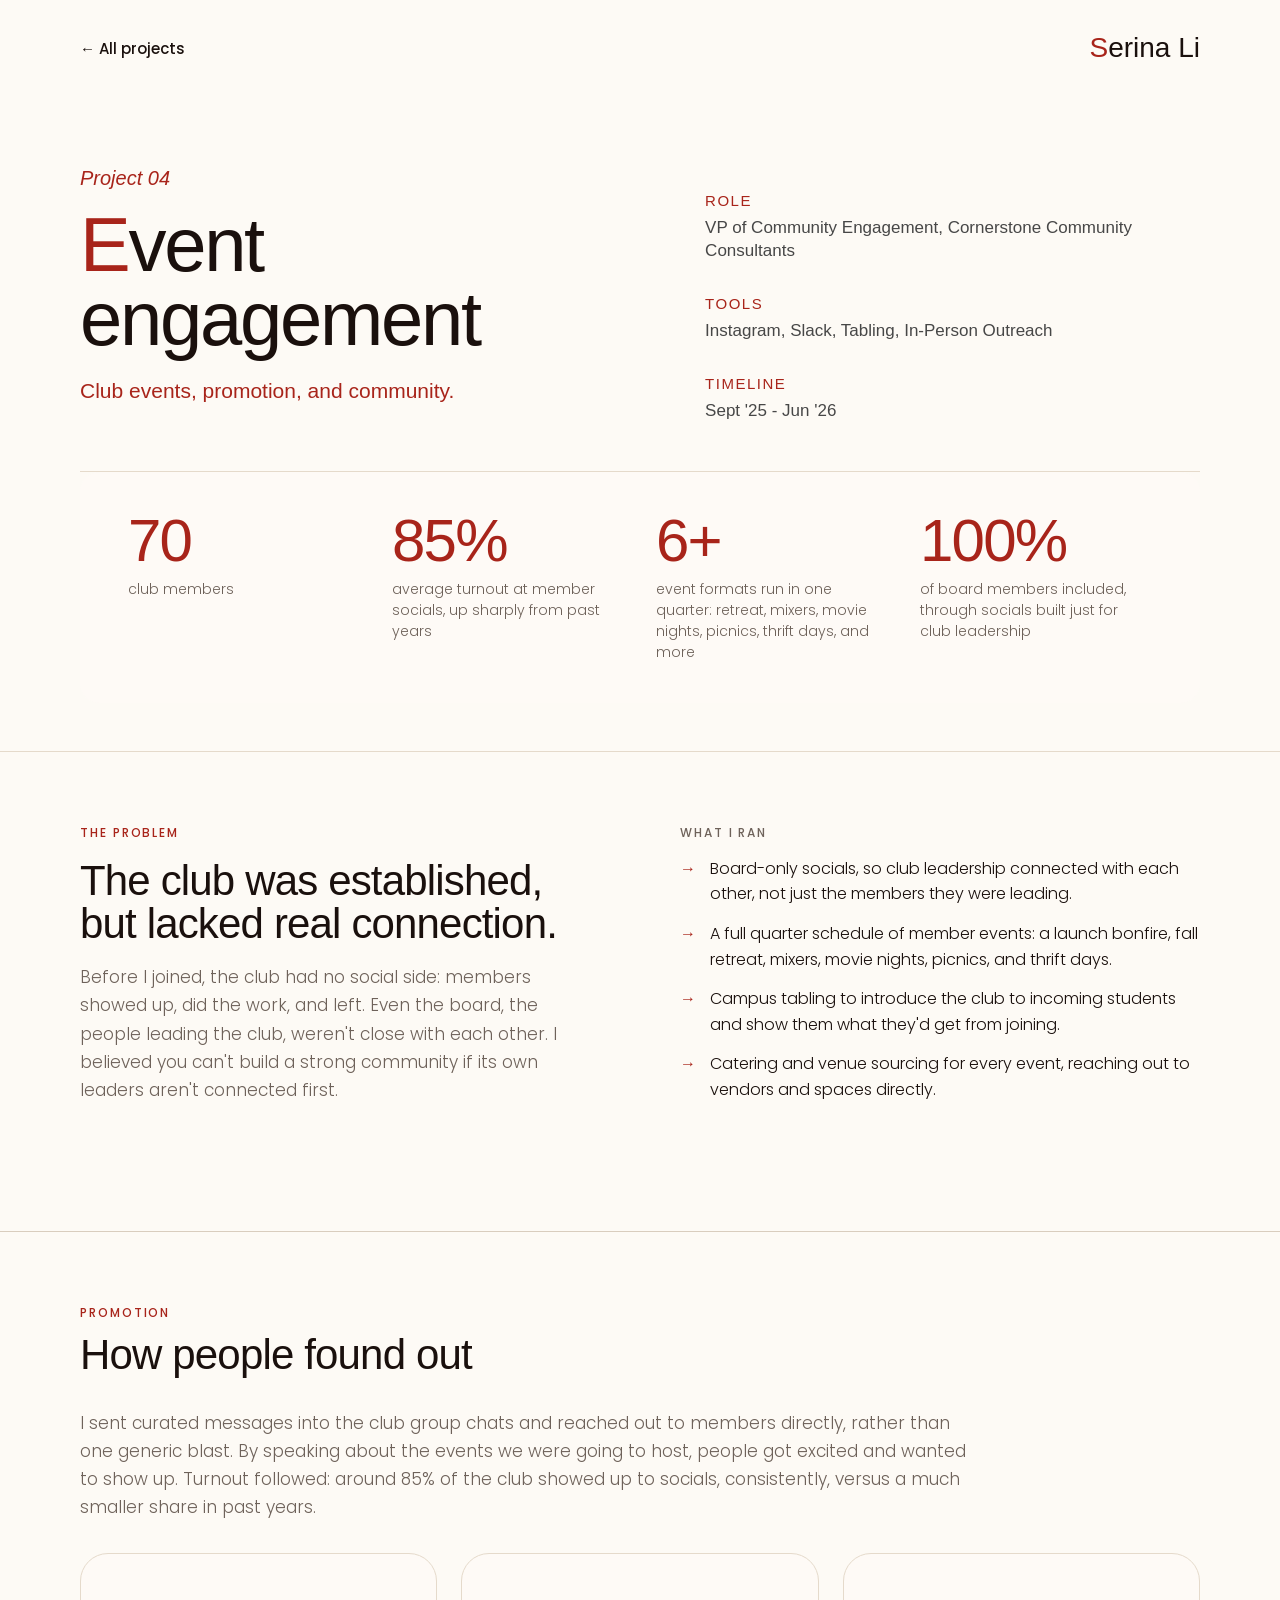
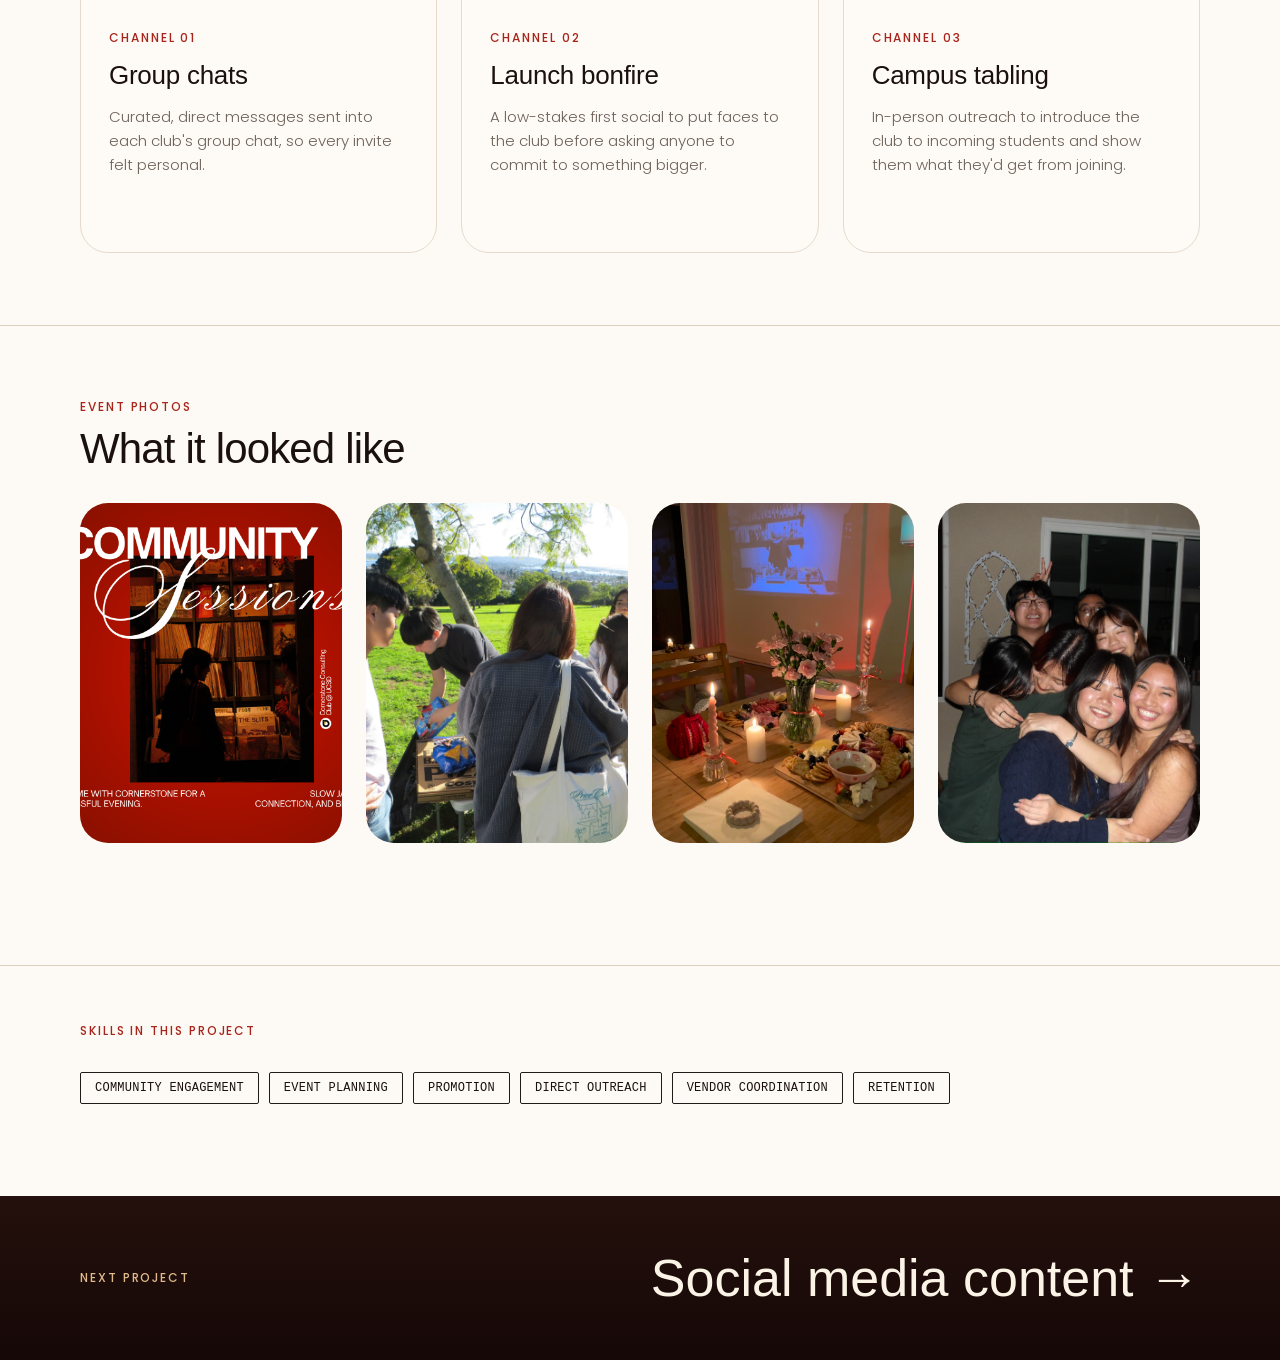
<file: project4.html>
<!DOCTYPE html>

<html lang="en">
<head>
<meta charset="utf-8"/>
<meta content="width=device-width, initial-scale=1" name="viewport"/>
<title>Event engagement</title>
<link href="assets/favicon.png" rel="icon" type="image/png"/>
<link href="https://fonts.googleapis.com/css2?family=Poppins:wght@300;400;500&amp;display=swap" rel="stylesheet"/>
<style>
body{margin:0;background:#FDFAF5}
a{color:inherit}
</style>
<link rel="stylesheet" href="assets/css/responsive.css">
<script>(function(){function z(){var w=window.innerWidth;document.documentElement.style.setProperty("--z",w>1440?Math.min(w/1440,2).toFixed(4):"1");}z();window.addEventListener("resize",z);})();</script>
</head>
<body>
<div class="pg" style="width: 100%; box-sizing: border-box; display: flex; flex-direction: column; background: #FDFAF5; color: #1A100D; font-family: 'Poppins', 'Helvetica Neue', Helvetica, Arial, sans-serif; font-weight: 300;">
<div class="topbar" style="min-height: 96px; flex-shrink: 0; box-sizing: border-box; padding: 0 80px; display: flex; justify-content: space-between; align-items: center;"><a href="index.html" style="font-size: 15px; font-weight: 500; text-decoration: none; padding: 14px 0;">← All projects</a><a href="index.html" style="font-family: 'Helvetica Neue', Helvetica, Arial, sans-serif; font-weight: 500; font-size: 28px; text-decoration: none; padding: 8px 0;"><span style="font-family: inherit; font-size: 1em; color: #A8241A;">S</span>erina Li</a></div>
<div class="sec" style="flex-shrink: 0; box-sizing: border-box; padding: 64px 80px 48px; background: #FDFAF5; border-bottom: 1px solid #E5DACB;">
<div class="titlerow" style="display: flex; gap: 80px; align-items: flex-start; justify-content: space-between;">
<div class="titlecol" style="width: 640px; flex-shrink: 0; display: flex; flex-direction: column; gap: 20px; padding-top: 8px;">
<span style="font-family: 'Helvetica Neue', Helvetica, Arial, sans-serif; font-weight: 500; font-style: italic; font-size: 20px; line-height: 1; color: #A8241A;">Project 04</span>
<h1 class="t-h1" style="margin: 0; font-family: 'Helvetica Neue', Helvetica, Arial, sans-serif; font-weight: 500; font-size: 76px; line-height: 0.98; letter-spacing: -0.03em; color: #1A100D; --fs: 76px"><span style="font-family: inherit; font-size: 1em; color: #A8241A;">E</span>vent engagement</h1>
<p style="margin: 0; font-family: 'Helvetica Neue', Helvetica, Arial, sans-serif; font-weight: 500; font-size: 21px; line-height: 1.3; color: #A8241A;">Club events, promotion, and community.</p>
</div><div class="meta" style="padding-top: 32px; display: flex; grid-template-columns: repeat(3, minmax(0, 1fr)); gap: 32px; max-width: 920px; flex-direction: column">
<div style="display: flex; flex-direction: column; gap: 8px;"><span style='font-family: "Helvetica Neue", Helvetica, Arial, sans-serif; font-weight: 500; font-size: 15px; letter-spacing: 0.1em; text-transform: uppercase; color: rgb(168, 36, 26)'>Role</span><span style='font-family: "Helvetica Neue", Helvetica, Arial, sans-serif; font-weight: 300; font-size: 17px; line-height: 1.35; color: rgb(71, 71, 71)'>VP of Community Engagement, Cornerstone Community Consultants</span></div><div style="display: flex; flex-direction: column; gap: 8px;"><span style='font-family: "Helvetica Neue", Helvetica, Arial, sans-serif; font-weight: 500; font-size: 15px; letter-spacing: 0.1em; text-transform: uppercase; color: rgb(168, 36, 26)'>Tools</span><span style='font-family: "Helvetica Neue", Helvetica, Arial, sans-serif; font-weight: 300; font-size: 17px; line-height: 1.35; color: rgb(71, 71, 71)'>Instagram, Slack, Tabling, In-Person Outreach</span></div><div style="display: flex; flex-direction: column; gap: 8px;"><span style='font-family: "Helvetica Neue", Helvetica, Arial, sans-serif; font-weight: 500; font-size: 15px; letter-spacing: 0.1em; text-transform: uppercase; color: rgb(168, 36, 26)'>Timeline</span><span style='font-family: "Helvetica Neue", Helvetica, Arial, sans-serif; font-weight: 300; font-size: 17px; line-height: 1.35; color: rgb(71, 71, 71)'>Sept '25 - Jun '26</span></div>
</div>
</div>
<div style="margin-top: 48px; border-top: 1px solid #E5DACB;"></div>
<div class="g4 stats" style="box-sizing: border-box; padding: 40px 48px; border-radius: 20px; display: grid; grid-template-columns: repeat(4, minmax(0, 1fr)); gap: 32px; align-items: start; background-color: #FEFAF6"><div style="display: flex; flex-direction: column; gap: 10px;"><span class="t-num" style='font-family: "Helvetica Neue", Helvetica, Arial, sans-serif; font-weight: 500; font-size: 60px; line-height: 0.95; letter-spacing: -0.03em; color: rgb(168, 36, 26); --fs: 60px'>70</span><span style="font-size: 14px; line-height: 1.5; color: rgb(110, 98, 90)">club members</span></div><div style="display: flex; flex-direction: column; gap: 10px;"><span class="t-num" style='font-family: "Helvetica Neue", Helvetica, Arial, sans-serif; font-weight: 500; font-size: 60px; line-height: 0.95; letter-spacing: -0.03em; color: rgb(168, 36, 26); --fs: 60px'>85%</span><span style="font-size: 14px; line-height: 1.5; color: rgb(110, 98, 90)">average turnout at member socials, up sharply from past years</span></div><div style="display: flex; flex-direction: column; gap: 10px;"><span class="t-num" style='font-family: "Helvetica Neue", Helvetica, Arial, sans-serif; font-weight: 500; font-size: 60px; line-height: 0.95; letter-spacing: -0.03em; color: rgb(168, 36, 26); --fs: 60px'>6+</span><span style="font-size: 14px; line-height: 1.5; color: rgb(110, 98, 90)">event formats run in one quarter: retreat, mixers, movie nights, picnics, thrift days, and more</span></div><div style="display: flex; flex-direction: column; gap: 10px;"><span class="t-num" style='font-family: "Helvetica Neue", Helvetica, Arial, sans-serif; font-weight: 500; font-size: 60px; line-height: 0.95; letter-spacing: -0.03em; color: rgb(168, 36, 26); --fs: 60px'>100%</span><span style="font-size: 14px; line-height: 1.5; color: rgb(110, 98, 90)">of board members included, through socials built just for club leadership</span></div></div>
</div><div class="sec g2" style="min-height: 480px; flex-shrink: 0; box-sizing: border-box; padding: 72px 80px;  border-bottom: 1px solid #D9CDBE; display: grid; grid-template-columns: repeat(2, minmax(0, 1fr)); gap: 80px; align-items: start;"><div style="display: flex; flex-direction: column; gap: 18px;"><span style="font-size: 12px; font-weight: 500; letter-spacing: 0.16em; text-transform: uppercase; color: #A8241A;">The problem</span><h2 class="t-h2" style="margin: 0; font-family: 'Helvetica Neue', Helvetica, Arial, sans-serif; font-weight: 500; font-size: 42px; line-height: 1.02; letter-spacing: -0.02em; --fs: 42px">The club was established, but lacked real connection.</h2><p style="margin: 0; font-size: 17px; line-height: 1.65; color: #6E625A;">Before I joined, the club had no social side: members showed up, did the work, and left. Even the board, the people leading the club, weren't close with each other. I believed you can't build a strong community if its own leaders aren't connected first.</p></div><div style="display: flex; flex-direction: column; gap: 14px;"><span style="font-size: 12px; font-weight: 500; letter-spacing: 0.16em; text-transform: uppercase; color: #6E625A;">What I ran</span><p style="margin: 0; font-size: 16px; line-height: 1.6; color: #1A100D; display: flex; gap: 14px;"><span style="color: #A8241A; flex-shrink: 0;">→</span><span>Board-only socials, so club leadership connected with each other, not just the members they were leading.</span></p><p style="margin: 0; font-size: 16px; line-height: 1.6; color: #1A100D; display: flex; gap: 14px;"><span style="color: #A8241A; flex-shrink: 0;">→</span><span>A full quarter schedule of member events: a launch bonfire, fall retreat, mixers, movie nights, picnics, and thrift days.</span></p><p style="margin: 0; font-size: 16px; line-height: 1.6; color: #1A100D; display: flex; gap: 14px;"><span style="color: #A8241A; flex-shrink: 0;">→</span><span>Campus tabling to introduce the club to incoming students and show them what they'd get from joining.</span></p><p style="margin: 0; font-size: 16px; line-height: 1.6; color: #1A100D; display: flex; gap: 14px;"><span style="color: #A8241A; flex-shrink: 0;">→</span><span>Catering and venue sourcing for every event, reaching out to vendors and spaces directly.</span></p></div></div><div class="sec" style="flex-shrink: 0; box-sizing: border-box; padding: 72px 80px; border-bottom: 1px solid #D9CDBE; display: flex; flex-direction: column; gap: 32px"><div style="display: flex; flex-direction: column; gap: 12px;"><span style="font-size: 12px; font-weight: 500; letter-spacing: 0.16em; text-transform: uppercase; color: #A8241A;">Promotion</span><h2 class="t-h2" style="margin: 0; font-family: 'Helvetica Neue', Helvetica, Arial, sans-serif; font-weight: 500; font-size: 42px; line-height: 1.02; letter-spacing: -0.02em; --fs: 42px">How people found out</h2></div><p style="margin: 0; font-size: 17px; line-height: 1.65; color: #6E625A; max-width: 900px;">I sent curated messages into the club group chats and reached out to members directly, rather than one generic blast. By speaking about the events we were going to host, people got excited and wanted to show up. Turnout followed: around 85% of the club showed up to socials, consistently, versus a much smaller share in past years.</p><div class="g3" style="display: grid; grid-template-columns: repeat(3, minmax(0, 1fr)); gap: 24px;"><div class="promo" style="width: auto; height: 300px; box-sizing: border-box; padding: 32px 28px; border-radius: 28px; background: #FEFAF6; border: 1px solid #E5DACB; display: flex; flex-direction: column; gap: 14px; justify-content: center;"><span style="font-size: 12px; font-weight: 500; letter-spacing: 0.16em; text-transform: uppercase; color: #A8241A;">Channel 01</span><h3 style="margin: 0; font-family: 'Helvetica Neue', Helvetica, Arial, sans-serif; font-weight: 500; font-size: 26px; line-height: 1.15; letter-spacing: -0.01em; color: #1A100D;">Group chats</h3><p style="margin: 0; font-size: 15px; line-height: 1.6; color: #6E625A;">Curated, direct messages sent into each club's group chat, so every invite felt personal.</p></div><div class="promo" style="width: auto; height: 300px; box-sizing: border-box; padding: 32px 28px; border-radius: 28px; background: #FEFAF6; border: 1px solid #E5DACB; display: flex; flex-direction: column; gap: 14px; justify-content: center;"><span style="font-size: 12px; font-weight: 500; letter-spacing: 0.16em; text-transform: uppercase; color: #A8241A;">Channel 02</span><h3 style="margin: 0; font-family: 'Helvetica Neue', Helvetica, Arial, sans-serif; font-weight: 500; font-size: 26px; line-height: 1.15; letter-spacing: -0.01em; color: #1A100D;">Launch bonfire</h3><p style="margin: 0; font-size: 15px; line-height: 1.6; color: #6E625A;">A low-stakes first social to put faces to the club before asking anyone to commit to something bigger.</p></div><div class="promo" style="width: auto; height: 300px; box-sizing: border-box; padding: 32px 28px; border-radius: 28px; background: #FEFAF6; border: 1px solid #E5DACB; display: flex; flex-direction: column; gap: 14px; justify-content: center;"><span style="font-size: 12px; font-weight: 500; letter-spacing: 0.16em; text-transform: uppercase; color: #A8241A;">Channel 03</span><h3 style="margin: 0; font-family: 'Helvetica Neue', Helvetica, Arial, sans-serif; font-weight: 500; font-size: 26px; line-height: 1.15; letter-spacing: -0.01em; color: #1A100D;">Campus tabling</h3><p style="margin: 0; font-size: 15px; line-height: 1.6; color: #6E625A;">In-person outreach to introduce the club to incoming students and show them what they'd get from joining.</p></div></div></div><div class="sec" style="min-height: 640px; flex-shrink: 0; box-sizing: border-box; padding: 72px 80px; border-bottom: 1px solid #D9CDBE; display: flex; flex-direction: column; gap: 32px;"><div style="display: flex; flex-direction: column; gap: 12px;"><span style="font-size: 12px; font-weight: 500; letter-spacing: 0.16em; text-transform: uppercase; color: #A8241A;">Event photos</span><h2 class="t-h2" style="margin: 0; font-family: 'Helvetica Neue', Helvetica, Arial, sans-serif; font-weight: 500; font-size: 42px; line-height: 1.02; letter-spacing: -0.02em; --fs: 42px">What it looked like</h2></div><div class="g4" style="display: grid; grid-template-columns: repeat(4, minmax(0, 1fr)); gap: 24px;"><div class="evphoto" style="width: auto; height: 340px; box-sizing: border-box; border-radius: 28px; overflow: hidden; background: #F3ECE2;"><img alt="Community Sessions event flyer, Cornerstone Consulting Club at UCSD" src="assets/cec131238fb4672390869ff1b650ae39.png" style="width: 100%; height: 100%; display: block; object-fit: cover; object-position: 46.8003% 50%"/></div><div class="evphoto" style="width: auto; height: 340px; box-sizing: border-box; border-radius: 28px; overflow: hidden; background: #F3ECE2;"><img alt="Club picnic with pizza and board games on the lawn" src="assets/beadcc1086bb3883b12c6b78a652223a.jpg" style="width: 100%; height: 100%; display: block; object-fit: cover; object-position: 50% 50%;"/></div><div class="evphoto" style="width: auto; height: 340px; box-sizing: border-box; border-radius: 28px; overflow: hidden; background: #F3ECE2;"><img alt="Candlelit dinner table setup with charcuterie board at a club social" src="assets/23a5f32f5dadabf620a671773810ae90.jpg" style="width: 100%; height: 100%; display: block; object-fit: cover; object-position: 50% 45%;"/></div><div class="evphoto" style="width: auto; height: 340px; box-sizing: border-box; border-radius: 28px; overflow: hidden; background: #F3ECE2;"><img alt="Club members in a group hug at a social event" src="assets/d1e467f16c2abdf9a1e660d68781ac6c.jpg" style="width: 100%; height: 100%; display: block; object-fit: cover; object-position: 50% 30%;"/></div></div></div><div class="sec" style="min-height: 230px; flex-shrink: 0; box-sizing: border-box; padding: 56px 80px; display: flex; flex-direction: column; gap: 32px;"><span style="font-size: 12px; font-weight: 500; letter-spacing: 0.16em; text-transform: uppercase; color: #A8241A;">Skills in this project</span><div style="display: flex; flex-wrap: wrap; gap: 10px;"><span style="border: 1px solid #1D1C1B; padding: 9px 14px; border-radius: 2px; font-family: 'DM Mono', ui-monospace, Menlo, monospace; font-weight: 400; font-size: 12px; line-height: 1; letter-spacing: 0.02em; text-transform: uppercase;">Community engagement</span><span style="border: 1px solid #1D1C1B; padding: 9px 14px; border-radius: 2px; font-family: 'DM Mono', ui-monospace, Menlo, monospace; font-weight: 400; font-size: 12px; line-height: 1; letter-spacing: 0.02em; text-transform: uppercase;">Event planning</span><span style="border: 1px solid #1D1C1B; padding: 9px 14px; border-radius: 2px; font-family: 'DM Mono', ui-monospace, Menlo, monospace; font-weight: 400; font-size: 12px; line-height: 1; letter-spacing: 0.02em; text-transform: uppercase;">Promotion</span><span style="border: 1px solid #1D1C1B; padding: 9px 14px; border-radius: 2px; font-family: 'DM Mono', ui-monospace, Menlo, monospace; font-weight: 400; font-size: 12px; line-height: 1; letter-spacing: 0.02em; text-transform: uppercase;">Direct outreach</span><span style="border: 1px solid #1D1C1B; padding: 9px 14px; border-radius: 2px; font-family: 'DM Mono', ui-monospace, Menlo, monospace; font-weight: 400; font-size: 12px; line-height: 1; letter-spacing: 0.02em; text-transform: uppercase;">Vendor coordination</span><span style="border: 1px solid #1D1C1B; padding: 9px 14px; border-radius: 2px; font-family: 'DM Mono', ui-monospace, Menlo, monospace; font-weight: 400; font-size: 12px; line-height: 1; letter-spacing: 0.02em; text-transform: uppercase;">Retention</span></div></div>
<div class="nextbar" style="min-height: 164px; flex-shrink: 0; box-sizing: border-box; padding: 0 80px; background: linear-gradient(180deg, #24100C 0%, #150807 100%); color: #FBF3E6; display: flex; justify-content: space-between; align-items: center;"><span style="font-size: 12px; font-weight: 500; letter-spacing: 0.16em; text-transform: uppercase; color: #E2B98A;">Next project</span><a class="t-next" href="project1.html" style="font-family: 'Helvetica Neue', Helvetica, Arial, sans-serif; font-weight: 500; font-size: 52px; text-decoration: none; padding: 8px 0; --fs: 52px">Social media content →</a></div>
</div>
</body>
</html>
</file>
<file: assets/css/responsive.css>
/* =====================================================================
   Responsive layer for the Serina Li portfolio
   ---------------------------------------------------------------------
   The pages keep the original 1440px desktop design as the reference.
   Breakpoints:
     >= 1440px     original desktop layout (content capped & centered)
     1024-1439px   "laptop"  - same structure, scales fluidly
     640-1023px    tablet    - tighter padding, stacked columns
     <= 639px      mobile    - single column, touch-friendly
   Most inline styles come from the original design, so rules below use
   !important where they have to override those inline values.
   ===================================================================== */

:root { --u: min(1vw, 14.4px); }          /* 1% of the (capped) 1440 design width */
html { -webkit-text-size-adjust: 100%; text-size-adjust: 100%; }
body { overflow-x: hidden; }
.pg  { overflow-x: clip; }
img, video { max-width: 100%; }

/* ---------------------------------------------------------------------
   Shared project-page rules (project1-4)
   --------------------------------------------------------------------- */
@media (max-width: 1439px) {
  .titlecol { width: auto !important; flex: 1.15 1 0 !important; min-width: 0; }
  .meta     { flex: 1 1 0 !important; min-width: 0; max-width: none !important; }
  .titlerow { gap: 56px !important; }
  .t-h1 { font-size: clamp(34px, 7.4vw, var(--fs)) !important; overflow-wrap: anywhere; }
  .t-h2 { font-size: clamp(26px, 4.2vw, var(--fs)) !important; }
  .t-num{ font-size: clamp(36px, 6vw, var(--fs)) !important; }
  .t-next{ font-size: clamp(24px, 4.6vw, var(--fs)) !important; }
  .fluid { width: 100% !important; height: auto !important; }
  .phones { flex-shrink: 1 !important; min-width: 0; }
  .phone  { flex: 0 1 230px !important; width: auto !important; height: auto !important; min-width: 0; }
  .logotext { width: auto !important; min-width: 0; flex: 1 1 0; }
  .logoimg  { display: block !important; flex: 0 1 640px; min-width: 0; }
  .logoimg img { width: 100% !important; }
  .vid { width: 100% !important; max-width: 280px; height: auto !important; aspect-ratio: 280 / 564; }
  .sec { min-width: 0; }
  .card402 { height: calc(var(--u) * 27.9) !important; }
  .g2, .g3, .g4 { min-width: 0; }
  .g2 > *, .g3 > *, .g4 > * { min-width: 0; }
  .g2 img, .g3 img { max-width: 100%; }
}

/* narrow laptop: rows with fixed-width neighbours become columns */
@media (max-width: 1099px) {
  .brief-row { flex-direction: column !important; align-items: flex-start !important; }
  .brief-row > div:first-child { max-width: 720px !important; }
  .logorow  { flex-direction: column !important; }
  .logoimg  { flex: none; width: 100%; }
}

/* ---------------------------------------------------------------------
   Tablet  (<= 1023px)
   --------------------------------------------------------------------- */
@media (max-width: 1023px) {
  .topbar, .nextbar { padding-left: 40px !important; padding-right: 40px !important; }
  .topbar { min-height: 80px !important; }
  .nextbar { min-height: 130px !important; }
  .sec { padding-left: 40px !important; padding-right: 40px !important;
         padding-top: 56px !important; padding-bottom: 56px !important; min-height: 0 !important; }
  .nextbar { min-height: 130px !important; }
  .titlerow { flex-direction: column !important; gap: 8px !important; }
  .titlecol { flex: none !important; width: 100% !important; padding-top: 0 !important; }
  .meta { padding-top: 24px !important; width: 100%; flex-direction: row !important; flex-wrap: wrap; gap: 24px 40px !important; }
  .meta > div { min-width: 140px; flex: 1 1 200px; }
  .g2 { gap: 40px !important; }
  .g2.stats, .g4 { grid-template-columns: repeat(2, minmax(0, 1fr)) !important; gap: 28px !important; }
  .g3 { gap: 20px !important; }
  .stats { padding: 32px 32px !important; }
  .feat { height: auto !important; aspect-ratio: 4 / 3; }
  .logoimg img { height: auto !important; aspect-ratio: 640 / 300; }
  .promo { height: auto !important; min-height: 240px; padding: 24px 20px !important; }
  .evphoto { height: auto !important; aspect-ratio: 1 / 1.2; }
  .card402 { height: 40vw !important; }
}

/* ---------------------------------------------------------------------
   Mobile  (<= 639px)
   --------------------------------------------------------------------- */
@media (max-width: 639px) {
  .topbar, .nextbar { padding-left: 20px !important; padding-right: 20px !important; }
  .topbar { min-height: 68px !important; }
  .topbar a:first-child { font-size: 14px !important; }
  .topbar a:last-child  { font-size: 22px !important; }
  .sec { padding-left: 20px !important; padding-right: 20px !important;
         padding-top: 44px !important; padding-bottom: 44px !important; }
  .nextbar { flex-direction: column !important; align-items: flex-start !important; justify-content: center !important;
             gap: 6px !important; padding-top: 32px !important; padding-bottom: 32px !important; }
  .meta { flex-direction: column !important; gap: 18px !important; padding-top: 20px !important; }
  .meta > div { flex: none; width: 100%; }
  .g2, .g3 { grid-template-columns: minmax(0, 1fr) !important; gap: 28px !important; }
  .g4 { grid-template-columns: repeat(2, minmax(0, 1fr)) !important; gap: 24px 16px !important; }
  .stats { padding: 24px 20px !important; border-radius: 16px !important; }
  .t-num { font-size: clamp(34px, 11vw, var(--fs)) !important; }
  .brief-row { gap: 28px !important; }
  .phones { gap: 14px !important; width: 100%; justify-content: center !important; padding-top: 0 !important; }
  .phone { flex: 0 1 46% !important; }
  .vid { margin: 0 auto; }
  .feat { aspect-ratio: 4 / 3; }
  .evphoto { aspect-ratio: 4 / 3.4; }
  .promo { min-height: 0; }
  .card402 { height: auto !important; }
  .card402 img { height: auto !important; }
  p { overflow-wrap: break-word; }
}

/* ---------------------------------------------------------------------
   HOME PAGE
   --------------------------------------------------------------------- */
/* --- laptop / fluid (<= 1439px): hero scales with the viewport --- */
@media (max-width: 1439px) {
  .hero { height: clamp(640px, calc(var(--u) * 62.5), 900px) !important; }
  .hero-photo, .hero-shade { right: calc(var(--u) * 5.556) !important; width: calc(var(--u) * 30.556) !important; height: 100% !important; }
  .heroin { padding-left: calc(var(--u) * 5.556) !important; padding-right: calc(var(--u) * 5.556) !important; }
  .hero-h1 { font-size: calc(var(--u) * 20.833) !important; }
  .pills { gap: 14px !important; flex-wrap: wrap; min-width: 0; }
  .hero-bottom { gap: 24px; }
  .hero-meta { flex-shrink: 0; white-space: nowrap; }
  .f-pills { max-width: calc(var(--u) * 60); flex-wrap: wrap; }
  .menu-panel { height: 100% !important; }

  .s-h2 { font-size: clamp(30px, 4.6vw, var(--fs)) !important; }
  .s-about h2.s-h2 { width: 100% !important; max-width: 800px !important; }
  .about-row { padding: 0 !important; gap: 48px !important; }
  .about-text { width: auto !important; flex: 1 1 0 !important; min-width: 0; }
  .about-img  { width: 44% !important; height: auto !important; aspect-ratio: 4 / 3; flex: 0 0 44% !important; }

  .f-h2 { font-size: calc(var(--u) * 8.194) !important; max-width: calc(var(--u) * 62.5) !important; }
  .f-mail { font-size: calc(var(--u) * 3.75) !important; }
  .f-copy { margin-right: calc(var(--u) * 24.3) !important; }
}

/* --- tablet (<= 1023px) --- */
@media (max-width: 1023px) {
  .hero { height: 760px !important; }
  .hero-photo, .hero-shade { right: 0 !important; width: 56% !important; }
  .heroin { padding: 28px 40px 36px !important; }
  .hero-h1 { font-size: calc((100vw - 80px) / 3.85) !important; }
  .hero-bottom { margin-top: 28px !important; gap: 20px; }
  .menu-panel { width: min(504px, 100vw) !important; }
  .menu-l { font-size: clamp(44px, 9vw, 80px) !important; }

  .s-about, .s-projects { padding: 96px 40px !important; min-height: 0 !important; }
  .s-about { gap: 56px; }
  .s-projects { gap: 40px !important; }
  .s-skills { padding: 88px 40px 72px !important; min-height: 0 !important; }
  .thumb { display: none !important; }
  .wrow-t { font-size: clamp(22px, 3.8vw, var(--fs)) !important; }

  .footer { height: auto !important; }
  .f-in { height: auto !important; padding: 64px 40px 36px !important; gap: 64px; }
  .f-top { width: 100%; }
  .f-h2 { font-size: 11vw !important; max-width: 100% !important; }
  .f-mail { font-size: 5.4vw !important; overflow-wrap: anywhere; }
  .f-pills { flex-wrap: wrap; max-width: 62% !important; }
  #bunnyWrap { left: auto !important; right: -10px !important; top: auto !important; bottom: -24px !important; width: 30vw !important; }
  .f-top { padding-bottom: 8vw; }
  .f-copy { margin-right: 0 !important; }
}

/* --- mobile (<= 639px) --- */
@media (max-width: 639px) {
  .hero { height: min(720px, 100svh, 175vw) !important; min-height: 560px; }
  .hero-photo, .hero-shade { width: 100% !important; }
  .hero-photo { object-position: 62% 30% !important; }
  .hero-shade { background: linear-gradient(180deg, rgba(21,8,7,0.15) 0%, rgba(21,8,7,0.1) 40%, rgba(21,8,7,0.78) 100%) !important; }
  .heroin { padding: 20px 20px 28px !important; }
  .heroin nav img { height: 76px !important; width: auto !important; }
  .hero-h1 { font-size: calc((100vw - 40px) / 3.85) !important; }
  .hero-bottom { flex-direction: column !important; align-items: flex-start !important; gap: 16px !important; margin-top: 22px !important; }
  .pills { gap: 8px !important; }
  .pill { padding: 9px 14px 9px 14px !important; border-radius: 14px !important; }
  .pill span { font-size: 13px !important; }
  .hero-meta { text-align: left !important; font-size: 11px !important; }
  .menu-l { font-size: 12vw !important; }
  .menu-panel nav { gap: 4px !important; }

  .s-about, .s-projects { padding: 64px 20px !important; }
  .s-about { gap: 40px; }
  .s-about h2.s-h2 { font-size: clamp(28px, 8vw, 40px) !important; }
  .s-h2 { font-size: clamp(28px, 8.4vw, 40px) !important; }
  .about-row { flex-direction: column !important; align-items: stretch !important; gap: 32px !important; }
  .about-img { width: 100% !important; flex: none !important; aspect-ratio: 4 / 3.4; }
  .s-projects { gap: 32px !important; }

  .wrow { height: auto !important; min-height: 104px; flex-direction: column !important; align-items: flex-start !important;
          justify-content: center !important; gap: 14px; padding: 22px 0; }
  .wrow-t { font-size: clamp(22px, 6.6vw, 28px) !important; }

  .s-skills { padding: 64px 20px 56px !important; }

  .f-in { padding: 48px 20px 28px !important; gap: 40px; }
  .f-h2 { font-size: 13.5vw !important; letter-spacing: -0.045em !important; }
  .f-mail { font-size: 7.2vw !important; }
  .f-pills { max-width: 100% !important; gap: 10px !important; margin-top: 8px !important; }
  .f-pills a { font-size: 15px !important; padding: 11px 18px !important; }
  .f-top { padding-bottom: 60vw; }
  #bunnyWrap { width: 44vw !important; right: -4px !important; bottom: -18px !important; }
  .f-bot { font-size: 13px !important; gap: 12px; }
}

/* --- touch devices: no hover previews / pointer-follow effects --- */
@media (hover: none) {
  .thumb { display: none !important; }
  a.card:hover { transform: none; }
}

/* ---------------------------------------------------------------------
   Wide screens (> 1440px): backgrounds run edge to edge, while the
   content keeps its 1280px column, centered. Nothing changes at <= 1440.
   --------------------------------------------------------------------- */
@media (min-width: 1441px) {
  .topbar, .nextbar, .sec, .s-about, .s-projects, .s-skills, .heroin, .f-in {
    padding-left: max(80px, calc((100% - 1280px) / 2)) !important;
    padding-right: max(80px, calc((100% - 1280px) / 2)) !important;
  }
  .hero-photo, .hero-shade { right: max(80px, calc((100% - 1280px) / 2)) !important; }
}

/* Wide screens: scale the whole design up with the window (zoom is set by a
   tiny script in each page: window width / 1440, capped at 2x). Above that
   the content stays in a centered column and only the backgrounds keep growing. */
@media (min-width: 1441px) {
  .pg { zoom: var(--z, 1); }
}
</file>
